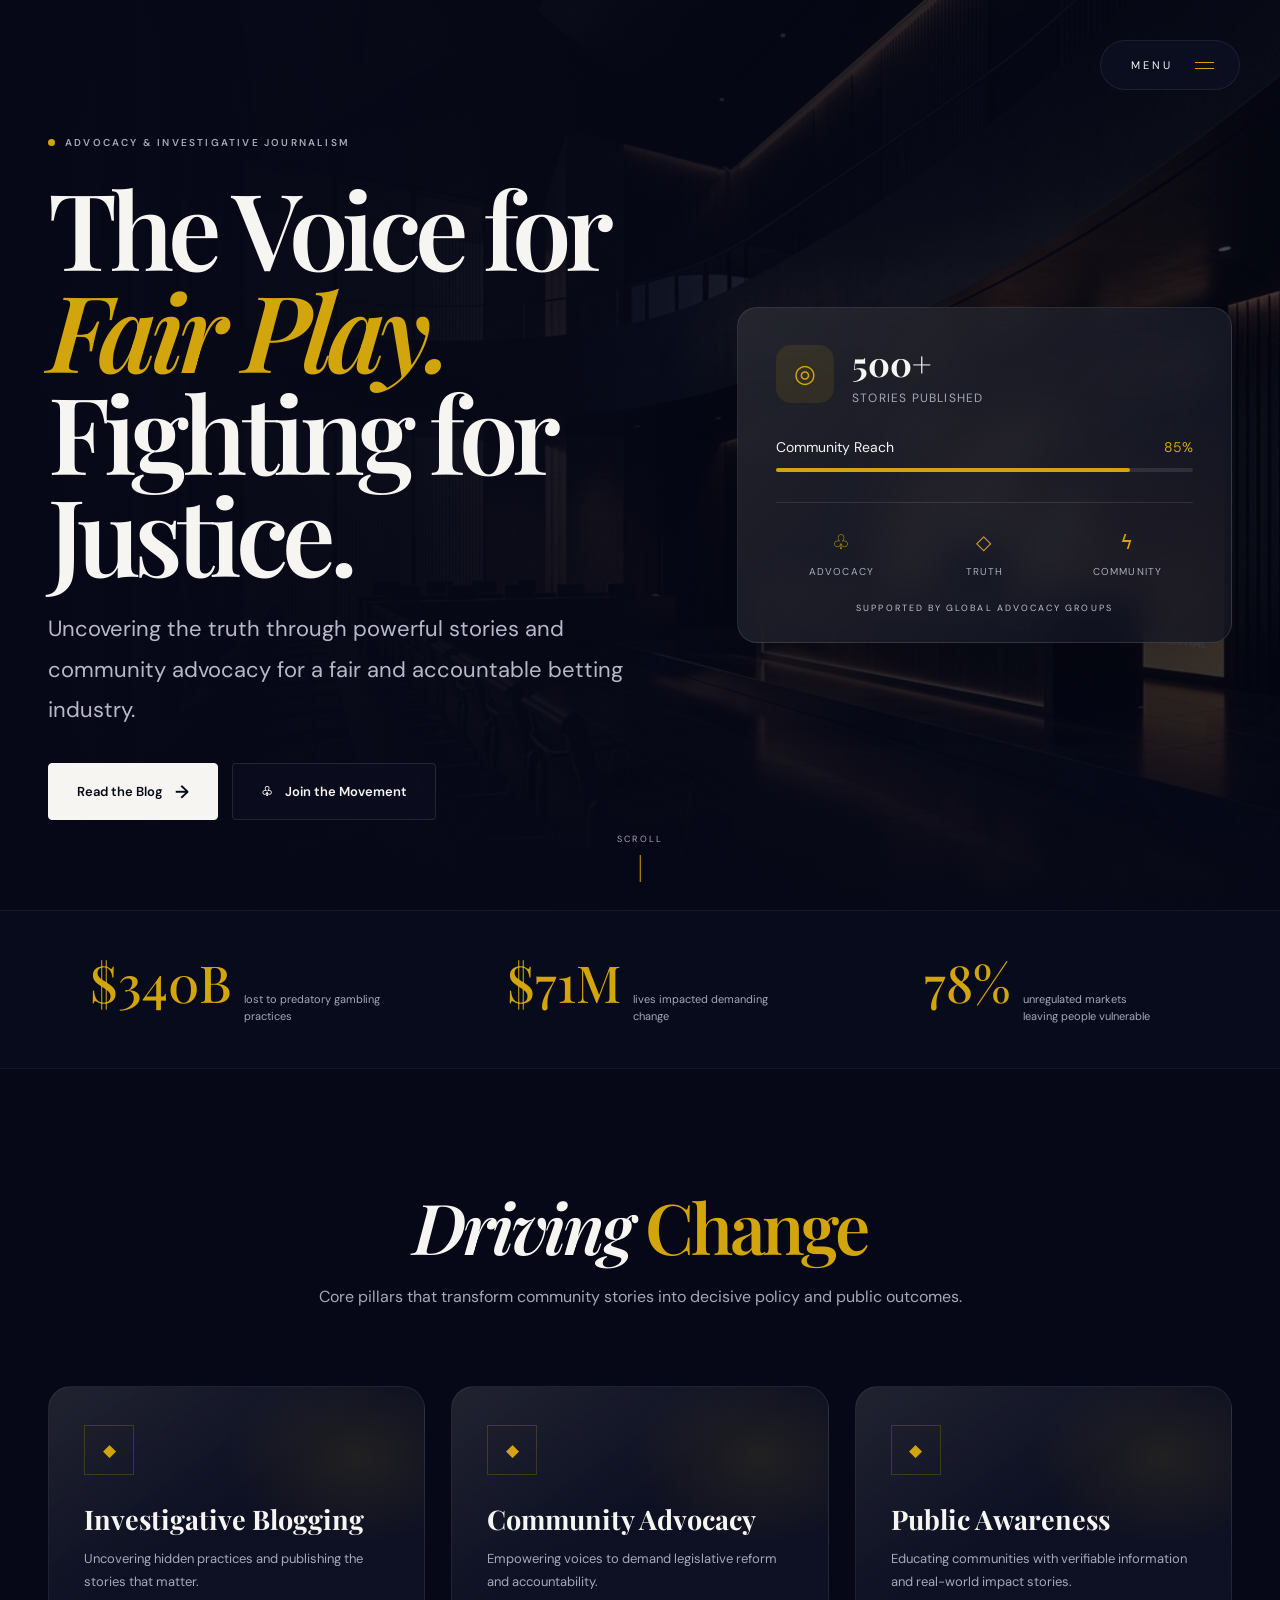
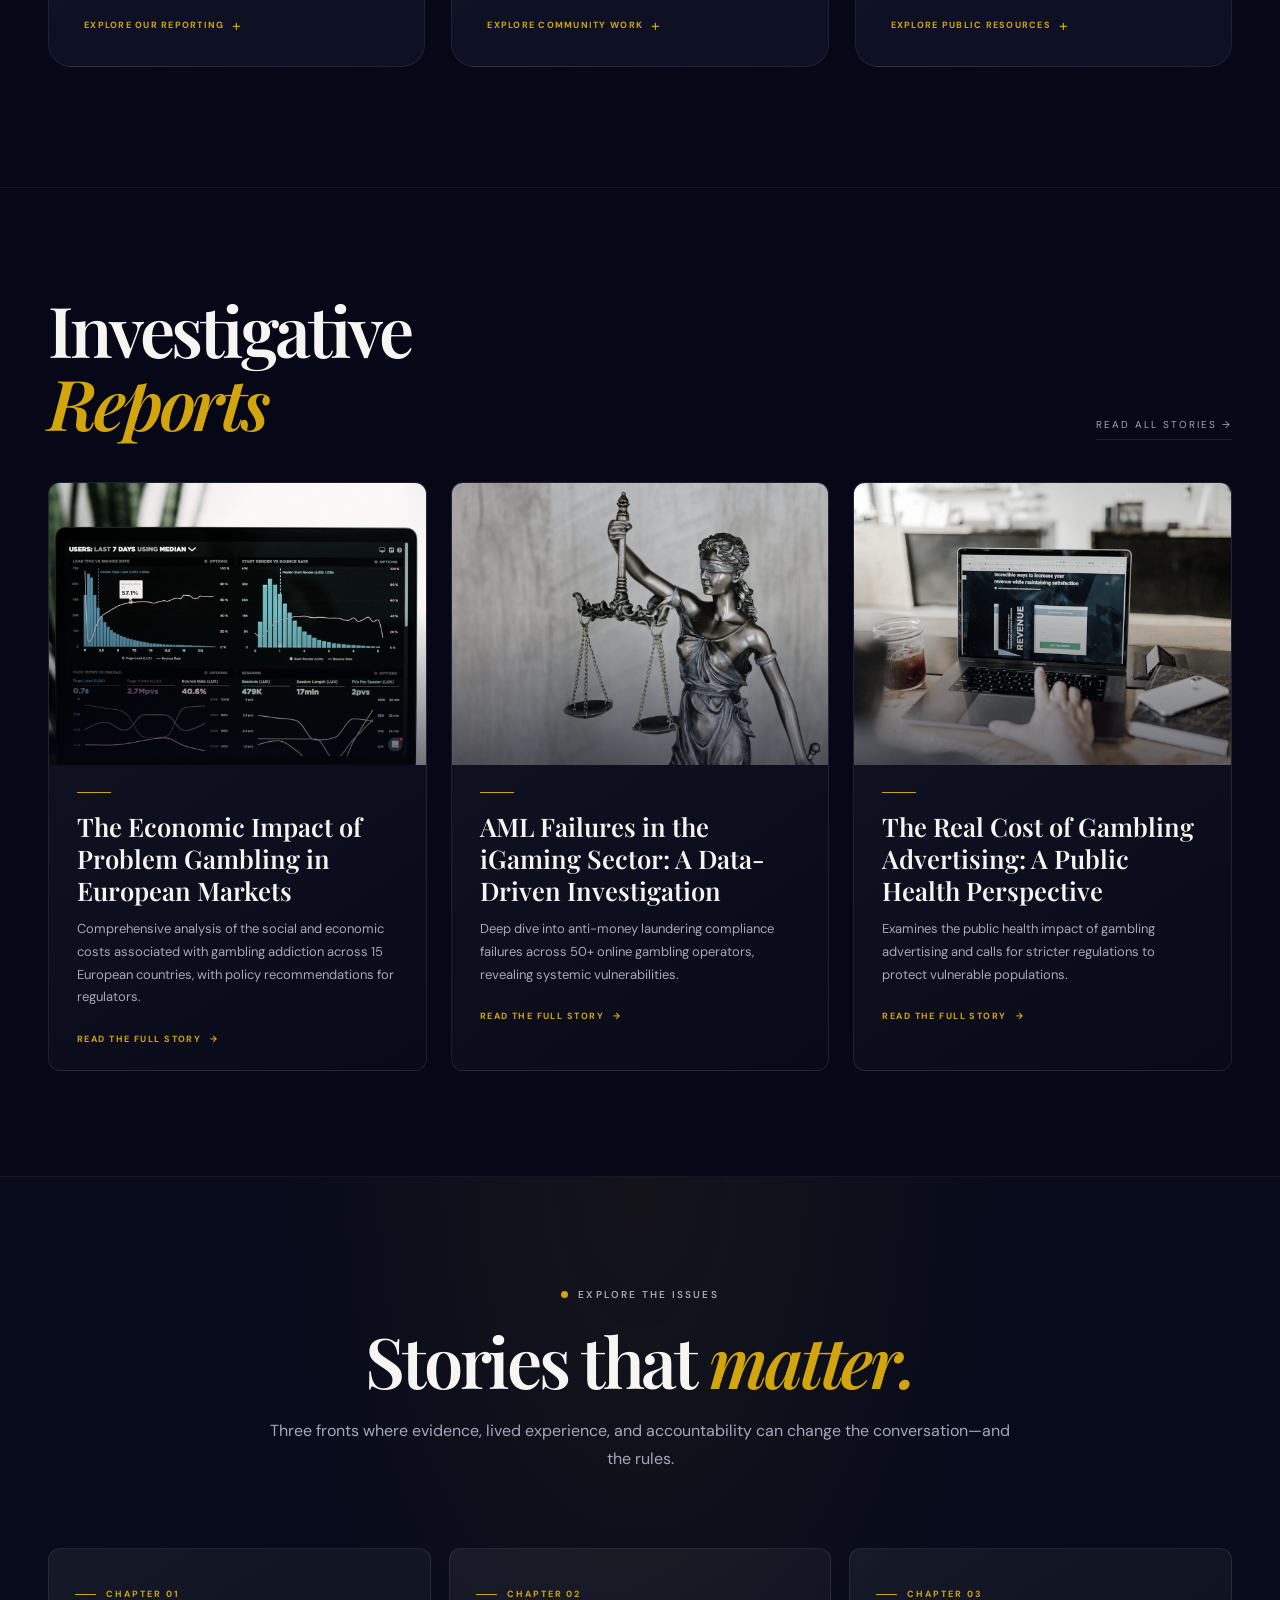
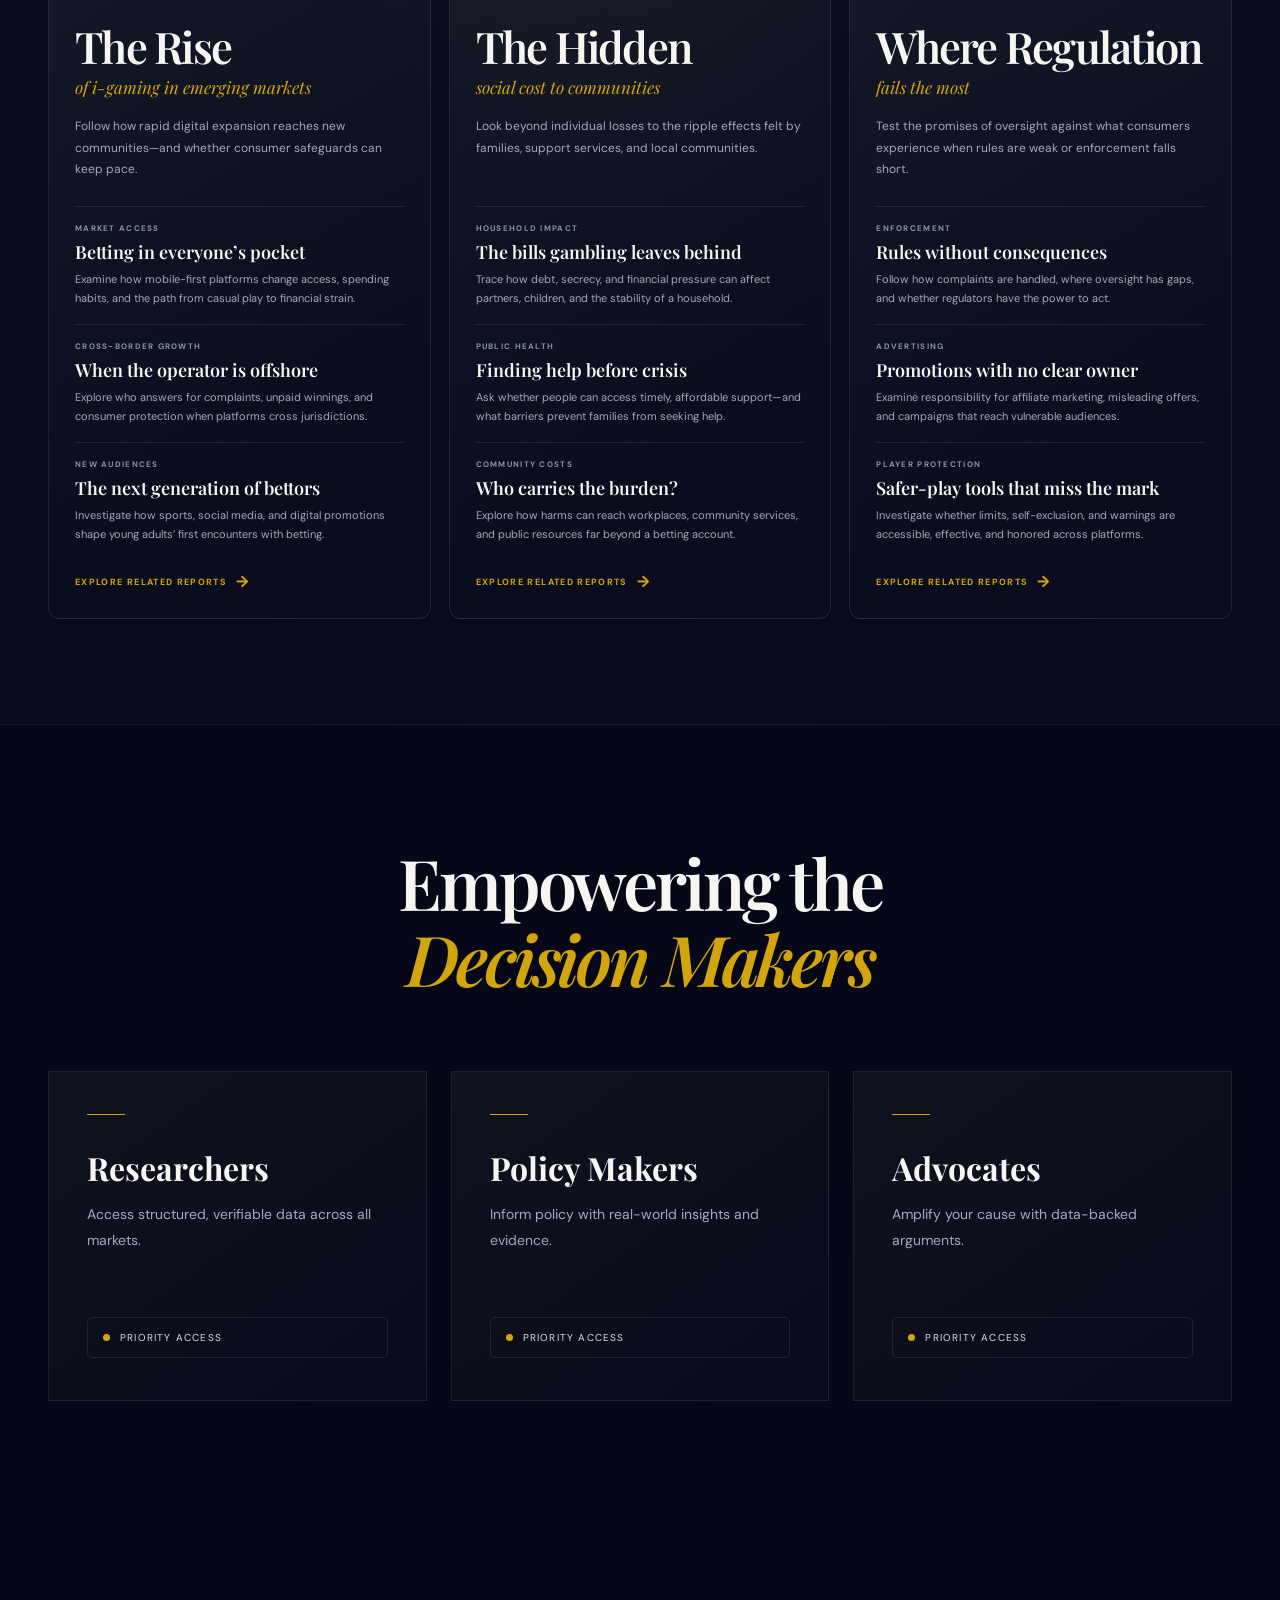
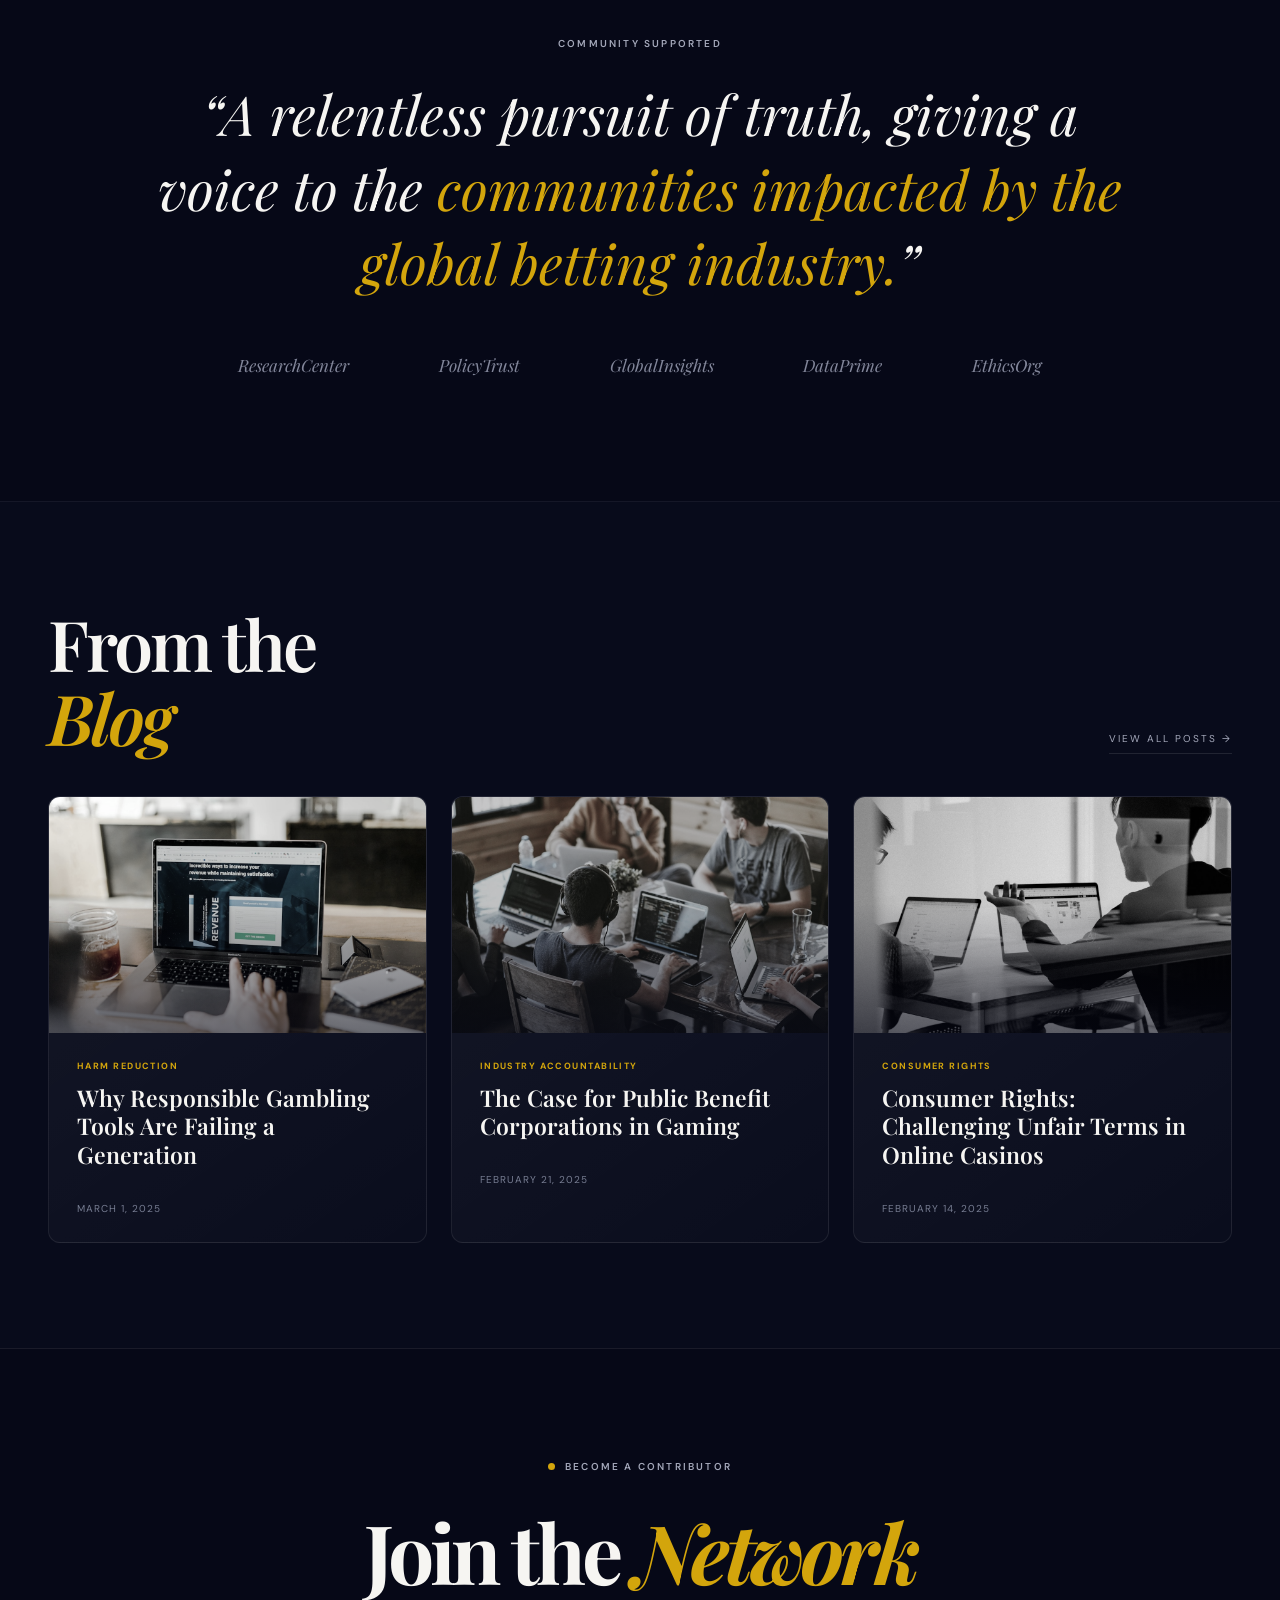
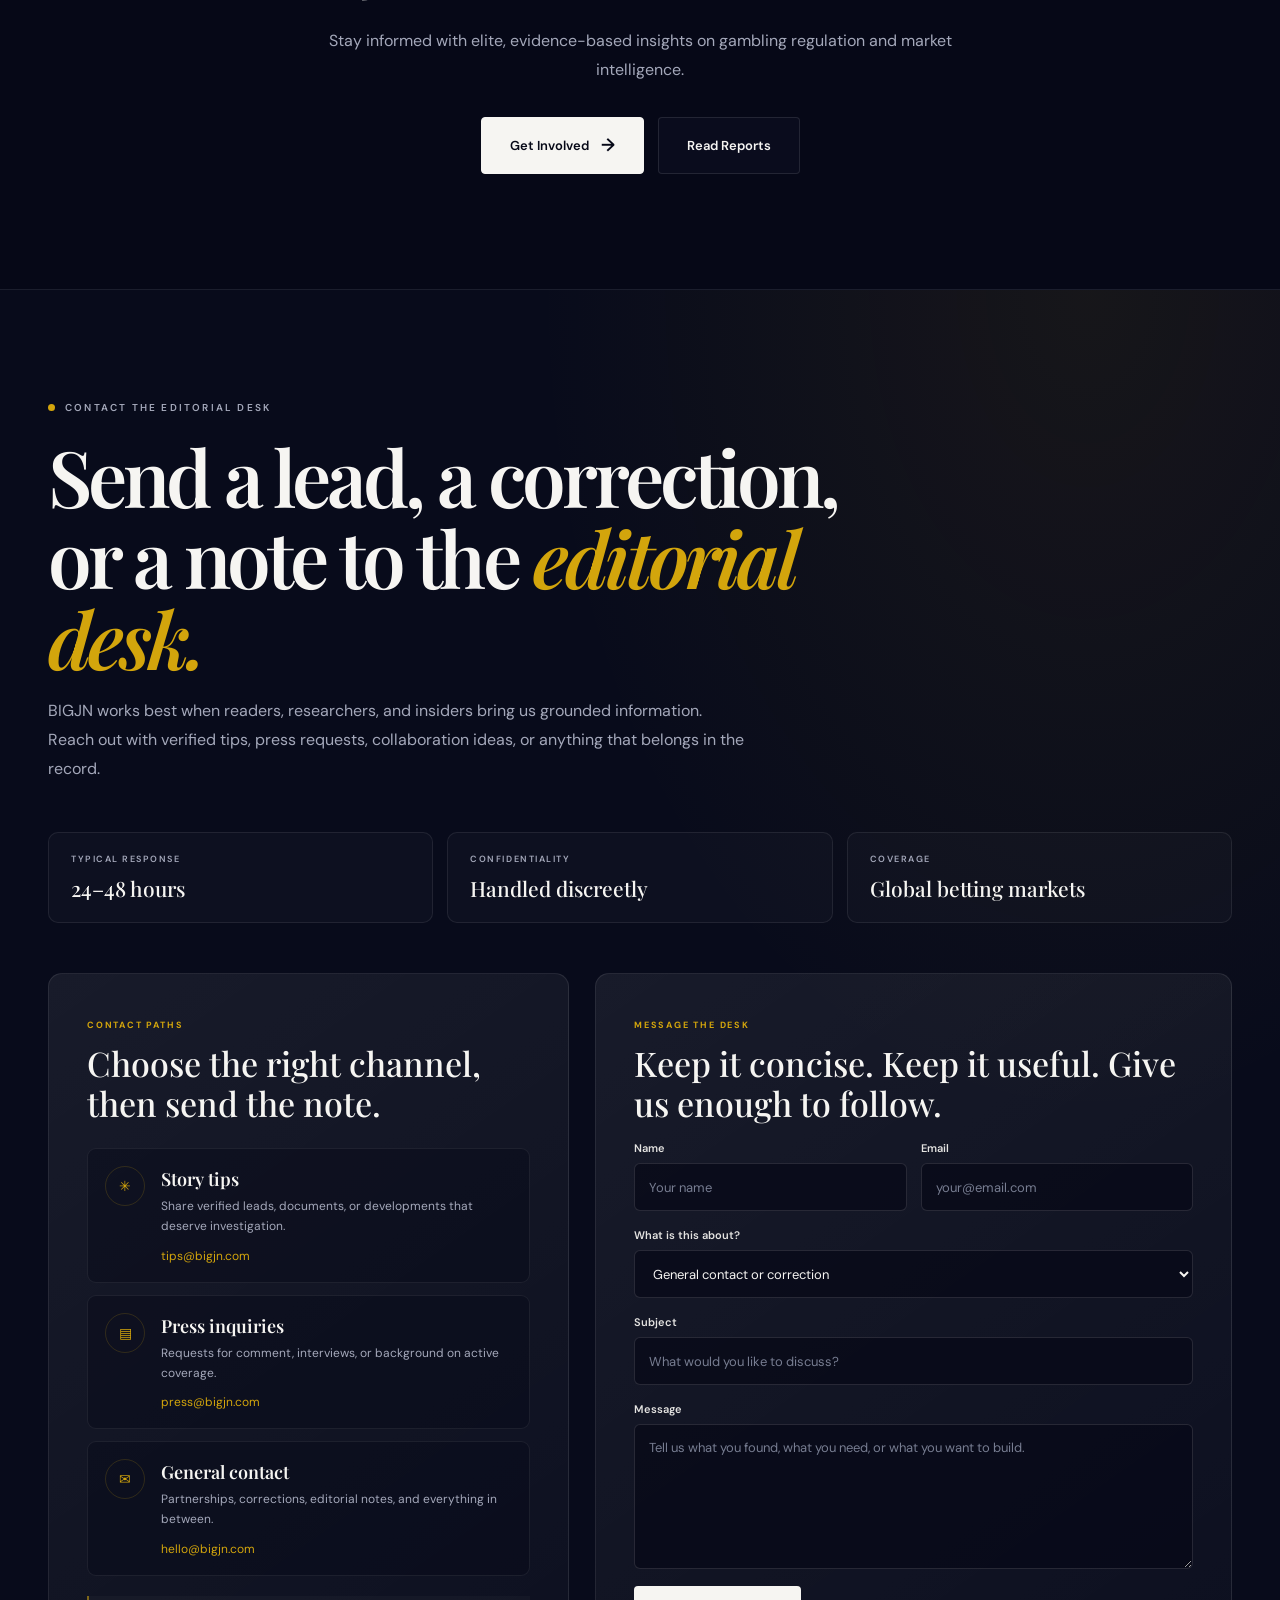
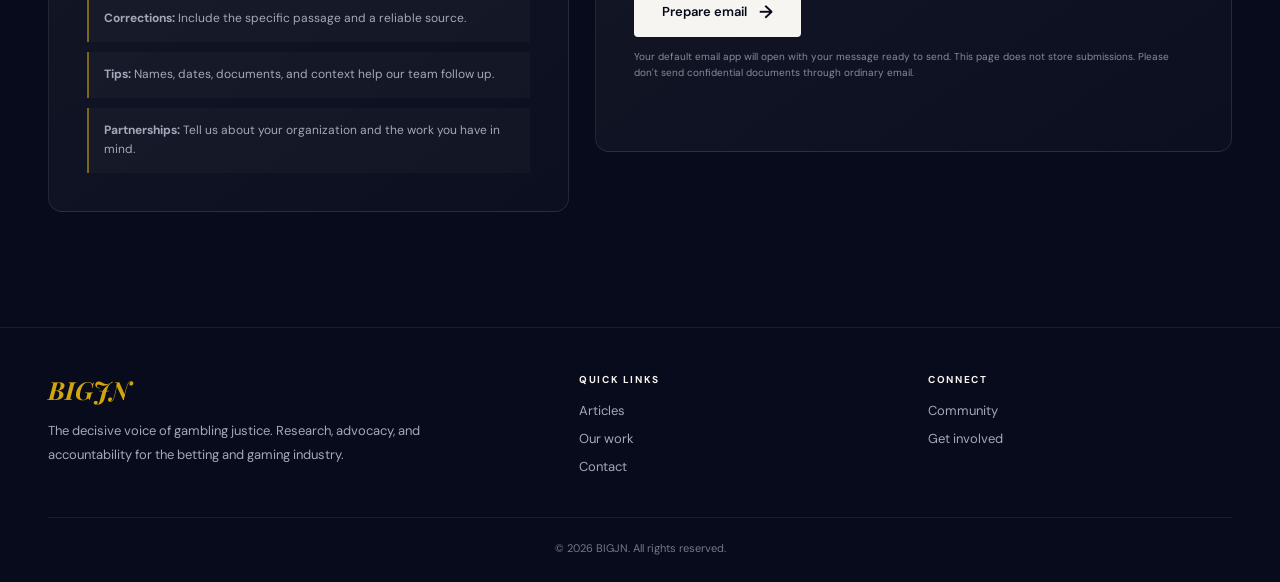
<file: index.html>
<!doctype html>
<html lang="en">
<head>
  <meta charset="utf-8">
  <meta name="viewport" content="width=device-width, initial-scale=1">
  <meta name="theme-color" content="#060817">
  <meta name="description" content="Uncovering the truth through powerful stories and community advocacy for a fair and accountable betting industry.">
  <title>BIGJN — The Voice for Fair Play</title>
  <link rel="preconnect" href="https://fonts.googleapis.com">
  <link rel="preconnect" href="https://fonts.gstatic.com" crossorigin>
  <link href="https://fonts.googleapis.com/css2?family=DM+Sans:wght@400;500;600;700&family=Playfair+Display:ital,wght@0,500;0,600;0,700;1,500;1,600&display=swap" rel="stylesheet">
  <style>
    :root {
      color-scheme: dark;
      --ink: #060817;
      --ink-soft: #0c1022;
      --paper: #f6f5f2;
      --muted: #a4a8ba;
      --gold: #d3a50c;
      --line: rgba(255,255,255,.1);
      --serif: "Playfair Display", Georgia, serif;
      --sans: "DM Sans", Arial, sans-serif;
    }

    * { box-sizing: border-box; }
    html { scroll-behavior: smooth; scroll-padding-top: 40px; }
    body {
      margin: 0;
      background: var(--ink);
      color: var(--paper);
      font-family: var(--sans);
      -webkit-font-smoothing: antialiased;
    }
    body.menu-open { overflow: hidden; }
    a { color: inherit; text-decoration: none; }
    button { font: inherit; }
    .wrap { width: min(1240px, calc(100% - 96px)); margin-inline: auto; }
    .eyebrow {
      display: inline-flex;
      align-items: center;
      gap: 10px;
      color: var(--muted);
      font-size: 10px;
      font-weight: 600;
      letter-spacing: .22em;
      text-transform: uppercase;
    }
    .eyebrow::before { width: 7px; height: 7px; border-radius: 50%; background: var(--gold); content: ""; }
    .skip-link { position: absolute; z-index: 30; top: 10px; left: 10px; padding: 12px; transform: translateY(-160%); background: #fff; color: var(--ink); }
    .skip-link:focus { transform: translateY(0); }

    .menu-button {
      position: fixed;
      z-index: 20;
      top: 40px;
      right: max(40px, calc((100vw - 1240px) / 2));
      display: flex;
      align-items: center;
      gap: 22px;
      padding: 17px 25px 17px 30px;
      color: var(--paper);
      border: 1px solid rgba(255,255,255,.08);
      border-radius: 100px;
      background: rgba(14,17,36,.72);
      backdrop-filter: blur(16px);
      cursor: pointer;
      font-size: 11px;
      letter-spacing: .28em;
      transition: border-color .25s, background .25s;
    }
    .menu-button:hover { border-color: rgba(211,165,12,.55); background: rgba(14,17,36,.95); }
    .menu-icon { display: grid; gap: 5px; }
    .menu-icon span { width: 19px; height: 1px; background: var(--gold); transition: transform .25s; }
    .menu-button[aria-expanded="true"] .menu-icon span:first-child { transform: translateY(3px) rotate(45deg); }
    .menu-button[aria-expanded="true"] .menu-icon span:last-child { transform: translateY(-3px) rotate(-45deg); }
    .menu-panel {
      position: fixed;
      z-index: 19;
      inset: 0;
      display: grid;
      align-content: center;
      justify-items: end;
      padding: 100px max(56px, calc((100vw - 1240px) / 2));
      background: rgba(5,7,19,.97);
      opacity: 0;
      visibility: hidden;
      transition: opacity .3s, visibility .3s;
    }
    .menu-panel.open { opacity: 1; visibility: visible; }
    .menu-panel nav { display: grid; gap: 12px; }
    .menu-panel a {
      font-family: var(--serif);
      font-size: clamp(38px, 6vw, 72px);
      font-weight: 600;
      transition: color .2s, transform .2s;
    }
    .menu-panel a:hover { color: var(--gold); transform: translateX(8px); }
    .menu-note { margin-top: 45px; color: var(--muted); font-size: 10px; letter-spacing: .18em; text-transform: uppercase; }

    .hero {
      position: relative;
      display: flex;
      min-height: 820px;
      min-height: min(960px, 100svh);
      align-items: center;
      overflow: hidden;
      isolation: isolate;
      padding: 130px 0 90px;
    }
    .hero::before {
      position: absolute;
      z-index: -2;
      inset: 0;
      background: url("hero-bg.jpg") center 48% / cover no-repeat;
      content: "";
      opacity: .43;
    }
    .hero::after {
      position: absolute;
      z-index: -1;
      inset: 0;
      background:
        linear-gradient(90deg, #060817 0%, rgba(6,8,23,.95) 31%, rgba(6,8,23,.49) 71%, rgba(6,8,23,.27) 100%),
        linear-gradient(0deg, #060817 0%, transparent 35%, rgba(6,8,23,.15) 100%);
      content: "";
    }
    .hero-grid { display: grid; grid-template-columns: 1fr .88fr; align-items: center; gap: 5vw; }
    .hero-copy { position: relative; z-index: 1; max-width: 700px; }
    .hero-copy .eyebrow { margin-bottom: 27px; }
    h1, h2, h3, p { margin-top: 0; }
    h1 {
      margin-bottom: 25px;
      font-family: var(--serif);
      font-size: clamp(68px, 8.3vw, 114px);
      font-weight: 600;
      letter-spacing: -.055em;
      line-height: .96;
    }
    .gold { color: var(--gold); }
    .italic { font-style: italic; }
    .hero-copy > p { max-width: 590px; margin-bottom: 32px; color: #b6b9c9; font-size: clamp(17px, 1.8vw, 22px); line-height: 1.85; }
    .actions { display: flex; flex-wrap: wrap; gap: 14px; }
    .button {
      display: inline-flex;
      min-height: 57px;
      align-items: center;
      justify-content: center;
      gap: 12px;
      padding: 0 28px;
      border: 1px solid var(--line);
      border-radius: 4px;
      background: rgba(14,17,36,.58);
      color: var(--paper);
      font-size: 13px;
      font-weight: 600;
      transition: transform .2s, background .2s, border-color .2s;
    }
    .button:hover { transform: translateY(-2px); border-color: rgba(211,165,12,.65); }
    .button-primary { background: var(--paper); color: var(--ink); border-color: var(--paper); }
    .button-primary:hover { background: var(--gold); border-color: var(--gold); }
    .arrow { font-size: 18px; line-height: 1; }

    .impact-card {
      width: min(100%, 495px);
      justify-self: end;
      padding: 32px 38px 28px;
      border: 1px solid rgba(255,255,255,.1);
      border-radius: 20px;
      background: linear-gradient(135deg, rgba(42,43,50,.78), rgba(15,18,34,.72));
      box-shadow: 0 22px 80px rgba(0,0,0,.24);
      backdrop-filter: blur(18px);
    }
    .impact-top { display: flex; align-items: center; gap: 18px; }
    .target-icon {
      display: grid;
      width: 58px;
      height: 58px;
      place-items: center;
      border-radius: 15px;
      background: rgba(211,165,12,.11);
      color: var(--gold);
      font-size: 25px;
    }
    .impact-top strong { display: block; font-family: var(--serif); font-size: 34px; }
    .impact-top span { color: var(--muted); font-size: 12px; letter-spacing: .1em; }
    .reach { margin-top: 31px; }
    .reach-heading { display: flex; justify-content: space-between; font-size: 14px; }
    .reach-heading span:last-child { color: var(--gold); }
    .meter { height: 4px; margin-top: 12px; border-radius: 5px; background: rgba(255,255,255,.1); }
    .meter span { display: block; width: 85%; height: 100%; border-radius: inherit; background: var(--gold); }
    .values { display: grid; grid-template-columns: repeat(3, 1fr); gap: 12px; margin-top: 30px; padding-top: 26px; border-top: 1px solid var(--line); }
    .value { display: grid; justify-items: center; gap: 10px; color: #a9adbd; font-size: 10px; letter-spacing: .12em; text-align: center; }
    .value b { color: var(--gold); font-size: 20px; font-weight: 400; }
    .support-note { margin: 24px 0 0; color: #c0c2ce; font-size: 9px; letter-spacing: .23em; text-align: center; }
    .scroll-cue { position: absolute; bottom: 28px; left: 50%; color: var(--muted); font-size: 9px; letter-spacing: .25em; text-transform: uppercase; transform: translateX(-50%); }
    .scroll-cue::after { display: block; width: 1px; height: 27px; margin: 10px auto 0; background: var(--gold); content: ""; }

    .stats { padding: 37px 0 44px; border-top: 1px solid rgba(255,255,255,.05); border-bottom: 1px solid rgba(255,255,255,.05); background: #080b1b; }
    .stats-grid { display: grid; grid-template-columns: repeat(3, 1fr); gap: 25px; }
    .stat { display: flex; align-items: baseline; justify-content: center; gap: 12px; }
    .stat strong { color: var(--gold); font-family: var(--serif); font-size: clamp(32px, 4vw, 51px); font-weight: 500; }
    .stat span { max-width: 140px; color: var(--muted); font-size: 11px; line-height: 1.5; }

    section.content-section { padding: 120px 0; }
    .section-heading { max-width: 760px; margin: 0 auto 75px; text-align: center; }
    .section-heading h2 {
      margin-bottom: 18px;
      font-family: var(--serif);
      font-size: clamp(44px, 6vw, 70px);
      font-weight: 600;
      letter-spacing: -.045em;
      line-height: 1.08;
    }
    .section-heading p { margin-bottom: 0; color: var(--muted); font-size: 16px; line-height: 1.75; }
    .pillars { display: grid; grid-template-columns: repeat(3, 1fr); gap: 26px; }
    .pillar {
      min-height: 270px;
      border: 1px solid rgba(255,255,255,.07);
      border-radius: 23px;
      background: radial-gradient(ellipse at 82% 25%, rgba(211,165,12,.1), transparent 30%), linear-gradient(145deg, rgba(255,255,255,.11), rgba(18,22,42,.65) 45%);
      transition: border-color .3s, background .3s;
    }
    .pillar:hover, .pillar[open] { border-color: rgba(211,165,12,.38); }
    .pillar-toggle { display: block; min-height: 270px; padding: 38px 35px 30px; cursor: pointer; list-style: none; }
    .pillar-toggle::-webkit-details-marker { display: none; }
    .pillar-toggle:focus-visible { outline: 2px solid var(--gold); outline-offset: -5px; border-radius: inherit; }
    .pillar-icon { display: grid; width: 50px; height: 50px; margin-bottom: 28px; place-items: center; border: 1px solid rgba(211,165,12,.22); color: var(--gold); font-size: 17px; transition: background .25s, transform .35s; }
    .pillar[open] .pillar-icon { transform: rotate(45deg); background: rgba(211,165,12,.1); }
    .pillar h3 { margin-bottom: 12px; font-family: var(--serif); font-size: 27px; line-height: 1.2; }
    .pillar-summary { margin: 0; color: var(--muted); font-size: 13px; line-height: 1.8; }
    .pillar-more { display: inline-flex; align-items: center; gap: 8px; margin-top: 21px; color: var(--gold); font-size: 9px; font-weight: 700; letter-spacing: .14em; text-transform: uppercase; }
    .pillar-more::after { content: "+"; font-size: 16px; font-weight: 400; transition: transform .25s; }
    .pillar[open] .pillar-more::after { transform: rotate(45deg); }
    .pillar-details { padding: 0 35px 30px; animation: pillar-reveal .25s ease-out; }
    .pillar-details p { margin: 0 0 14px; color: #c1c4d0; font-size: 13px; line-height: 1.8; }
    .pillar-details h4 { margin: 19px 0 9px; color: var(--paper); font-family: var(--serif); font-size: 18px; }
    .pillar-details ul { display: grid; gap: 9px; margin: 0; padding: 0; list-style: none; }
    .pillar-details li { position: relative; padding-left: 16px; color: var(--muted); font-size: 12px; line-height: 1.65; }
    .pillar-details li::before { position: absolute; top: .65em; left: 0; width: 6px; height: 1px; background: var(--gold); content: ""; }
    .pillar-link { display: inline-flex; margin-top: 19px; color: var(--gold); font-size: 10px; font-weight: 700; letter-spacing: .12em; text-transform: uppercase; }
    .pillar-link:hover { text-decoration: underline; }
    @keyframes pillar-reveal { from { opacity: 0; transform: translateY(-5px); } to { opacity: 1; transform: translateY(0); } }

    .image-section { padding: 105px 0; border-top: 1px solid rgba(255,255,255,.05); }
    .image-section.alt { background: #080b1b; }
    .image-section-heading { display: flex; align-items: end; justify-content: space-between; gap: 24px; margin-bottom: 42px; }
    .image-section-heading h2 { margin: 0; font-family: var(--serif); font-size: clamp(42px, 6vw, 70px); font-weight: 600; letter-spacing: -.045em; line-height: 1.05; }
    .section-link { padding-bottom: 8px; border-bottom: 1px solid var(--line); color: var(--muted); font-size: 10px; letter-spacing: .2em; text-transform: uppercase; white-space: nowrap; transition: color .2s, border-color .2s; }
    .section-link:hover { border-color: var(--gold); color: var(--gold); }
    .image-grid { display: grid; grid-template-columns: repeat(3, minmax(0, 1fr)); gap: 24px; }
    .image-card { display: flex; min-width: 0; flex-direction: column; overflow: hidden; border: 1px solid rgba(255,255,255,.08); border-radius: 12px; background: linear-gradient(145deg, rgba(255,255,255,.055), rgba(255,255,255,.012)); transition: transform .3s, border-color .3s; }
    .image-card:hover { transform: translateY(-5px); border-color: rgba(211,165,12,.35); }
    .image-card-photo { position: relative; overflow: hidden; aspect-ratio: 4 / 3; background: var(--ink-soft); }
    .blog-grid .image-card-photo { aspect-ratio: 16 / 10; }
    .image-card-photo img { display: block; width: 100%; height: 100%; object-fit: cover; filter: grayscale(65%); transition: transform .65s, filter .4s; }
    .image-card:hover .image-card-photo img { transform: scale(1.06); filter: grayscale(0); }
    .image-card-photo::after { position: absolute; inset: 45% 0 0; background: linear-gradient(transparent, rgba(6,8,23,.55)); content: ""; pointer-events: none; }
    .image-card-copy { display: flex; flex: 1; flex-direction: column; align-items: start; padding: 27px 28px 25px; }
    .image-card-rule { width: 34px; height: 1px; margin-bottom: 17px; background: var(--gold); transition: width .4s; }
    .image-card:hover .image-card-rule { width: 100%; }
    .image-card h3 { margin: 0 0 12px; font-family: var(--serif); font-size: clamp(21px, 2vw, 27px); font-weight: 600; line-height: 1.25; transition: color .2s; }
    .image-card:hover h3 { color: var(--gold); }
    .image-card p { margin: 0; color: var(--muted); font-size: 13px; line-height: 1.75; }
    .image-card-cta { display: inline-flex; align-items: center; gap: 9px; margin-top: 24px; color: var(--gold); font-size: 9px; font-weight: 700; letter-spacing: .16em; text-transform: uppercase; }
    .blog-category { margin-bottom: 12px; color: var(--gold); font-size: 9px; font-weight: 700; letter-spacing: .16em; text-transform: uppercase; }
    .blog-card h3 { font-size: 23px; }
    .blog-date { margin-top: 18px !important; color: #777d92 !important; font-size: 10px !important; letter-spacing: .1em; }

    .chapters { padding: 105px 0; overflow: hidden; border-top: 1px solid rgba(255,255,255,.05); border-bottom: 1px solid rgba(255,255,255,.05); background: radial-gradient(ellipse at 50% 0%, rgba(211,165,12,.06), transparent 40%), #080b1b; }
    .chapter-list { display: grid; grid-template-columns: repeat(3, minmax(0, 1fr)); gap: 18px; }
    .chapter {
      min-width: 0;
      padding: 30px 26px 26px;
      border: 1px solid rgba(255,255,255,.09);
      border-radius: 12px;
      background: linear-gradient(150deg, rgba(255,255,255,.055), rgba(255,255,255,.012) 72%);
      transition: transform .25s, border-color .25s, background .25s;
    }
    .chapter:hover { transform: translateY(-4px); border-color: rgba(211,165,12,.35); background: linear-gradient(150deg, rgba(211,165,12,.075), rgba(255,255,255,.015) 72%); }
    .chapter-number { display: inline-flex; align-items: center; gap: 10px; color: var(--gold); font-size: 9px; font-weight: 700; letter-spacing: .22em; }
    .chapter-number::before { width: 21px; height: 1px; background: var(--gold); content: ""; }
    .chapter h3 { margin: 24px 0 5px; font-family: var(--serif); font-size: clamp(34px, 3.4vw, 45px); font-weight: 600; letter-spacing: -.04em; line-height: 1.04; }
    .chapter-subtitle { margin: 0; color: var(--gold); font-family: var(--serif); font-size: 17px; font-style: italic; line-height: 1.45; }
    .chapter-intro { min-height: 67px; margin: 17px 0 23px; color: var(--muted); font-size: 12px; line-height: 1.8; }
    .chapter-stories { display: grid; }
    .chapter-story { padding: 16px 0; border-top: 1px solid rgba(255,255,255,.09); }
    .chapter-story-label { display: block; margin-bottom: 7px; color: #8d92a7; font-size: 8px; font-weight: 700; letter-spacing: .16em; text-transform: uppercase; }
    .chapter-story h4 { margin: 0 0 6px; color: var(--paper); font-family: var(--serif); font-size: 18px; font-weight: 600; line-height: 1.35; }
    .chapter-story p { margin: 0; color: var(--muted); font-size: 11px; line-height: 1.7; }
    .chapter-more { display: inline-flex; align-items: center; gap: 9px; margin-top: 12px; color: var(--gold); font-size: 9px; font-weight: 700; letter-spacing: .15em; text-transform: uppercase; }
    .chapter-more span { font-size: 16px; transition: transform .2s; }
    .chapter-more:hover span { transform: translateX(4px); }

    .audiences { display: grid; grid-template-columns: repeat(3, 1fr); gap: 24px; }
    .audience { display: flex; min-height: 330px; flex-direction: column; padding: 42px 38px; border: 1px solid rgba(255,255,255,.08); background: linear-gradient(145deg, rgba(255,255,255,.04), rgba(255,255,255,.012)); transition: border-color .25s, background .25s; }
    .audience:hover { border-color: rgba(211,165,12,.35); background: rgba(255,255,255,.035); }
    .audience-rule { width: 38px; height: 1px; margin-bottom: 31px; background: var(--gold); }
    .audience h3 { margin-bottom: 13px; font-family: var(--serif); font-size: 32px; }
    .audience p { flex: 1; color: var(--muted); font-size: 14px; line-height: 1.8; }
    .access { display: flex; align-items: center; gap: 10px; padding: 13px 15px; border: 1px solid rgba(255,255,255,.09); border-radius: 5px; color: #dedee4; font-size: 10px; letter-spacing: .12em; text-transform: uppercase; }
    .access::before { width: 7px; height: 7px; border-radius: 50%; background: var(--gold); content: ""; }

    .community { padding: 110px 0 125px; text-align: center; }
    .community .eyebrow::before { display: none; }
    .quote { max-width: 1000px; margin: 24px auto 55px; font-family: var(--serif); font-size: clamp(30px, 4.7vw, 55px); font-style: italic; line-height: 1.35; }
    .partners { display: flex; flex-wrap: wrap; justify-content: center; gap: 30px clamp(35px, 7vw, 100px); color: #82869a; font-family: var(--serif); font-size: 17px; font-style: italic; }
    .join { padding: 105px 0 115px; border-top: 1px solid rgba(255,255,255,.08); text-align: center; }
    .join h2 { margin: 21px 0; font-family: var(--serif); font-size: clamp(47px, 7vw, 82px); letter-spacing: -.05em; }
    .join p { max-width: 650px; margin: 0 auto 32px; color: var(--muted); font-size: 16px; line-height: 1.8; }
    .contact-section { padding: 105px 0 115px; overflow: hidden; border-top: 1px solid rgba(255,255,255,.08); background: radial-gradient(ellipse at 85% 0%, rgba(211,165,12,.075), transparent 36%), #080b1b; }
    .contact-section, .contact-section * { min-width: 0; }
    .contact-heading { max-width: 820px; margin-bottom: 48px; }
    .contact-heading h2 { margin: 20px 0 18px; font-family: var(--serif); font-size: clamp(44px, 7vw, 78px); font-weight: 600; letter-spacing: -.05em; line-height: 1.04; }
    .contact-heading > p { max-width: 700px; margin: 0; color: var(--muted); font-size: 16px; line-height: 1.8; }
    .contact-summary { display: grid; grid-template-columns: repeat(3, minmax(0, 1fr)); gap: 14px; margin-bottom: 50px; }
    .contact-summary-item { padding: 20px 22px; border: 1px solid rgba(255,255,255,.08); border-radius: 10px; background: rgba(255,255,255,.025); }
    .contact-summary-item span { display: block; margin-bottom: 9px; color: var(--muted); font-size: 9px; font-weight: 600; letter-spacing: .17em; text-transform: uppercase; }
    .contact-summary-item strong { font-family: var(--serif); font-size: clamp(16px, 2vw, 21px); font-weight: 500; overflow-wrap: anywhere; }
    .contact-layout { display: grid; grid-template-columns: minmax(0, .9fr) minmax(0, 1.1fr); align-items: start; gap: 26px; }
    .contact-paths, .contact-form { padding: clamp(23px, 4vw, 38px); border: 1px solid rgba(255,255,255,.09); border-radius: 14px; background: linear-gradient(145deg, rgba(255,255,255,.065), rgba(255,255,255,.018)); }
    .contact-panel-heading { margin-bottom: 24px; }
    .contact-panel-heading span { color: var(--gold); font-size: 9px; font-weight: 700; letter-spacing: .2em; text-transform: uppercase; }
    .contact-panel-heading h3 { margin: 10px 0 0; font-family: var(--serif); font-size: clamp(25px, 3vw, 34px); font-weight: 500; line-height: 1.2; }
    .contact-path-list { display: grid; gap: 12px; }
    .contact-path { display: grid; grid-template-columns: 42px minmax(0, 1fr); align-items: start; gap: 14px; padding: 17px; border: 1px solid rgba(255,255,255,.07); border-radius: 9px; background: rgba(6,8,23,.4); }
    .contact-path-icon { display: grid; width: 40px; height: 40px; place-items: center; border: 1px solid rgba(211,165,12,.18); border-radius: 50%; color: var(--gold); font-size: 14px; }
    .contact-path h4 { margin: 1px 0 6px; font-family: var(--serif); font-size: 18px; font-weight: 600; }
    .contact-path p { margin: 0 0 7px; color: var(--muted); font-size: 12px; line-height: 1.65; }
    .contact-path a { color: var(--gold); font-size: 12px; overflow-wrap: anywhere; }
    .contact-path a:hover { text-decoration: underline; }
    .contact-guidance { display: grid; gap: 10px; margin-top: 20px; }
    .contact-guidance p { margin: 0; padding: 13px 15px; border-left: 2px solid rgba(211,165,12,.55); background: rgba(255,255,255,.025); color: var(--muted); font-size: 12px; line-height: 1.65; }
    .contact-form { display: grid; gap: 17px; }
    .contact-form .contact-panel-heading { margin-bottom: 0; }
    .contact-fields-row { display: grid; grid-template-columns: repeat(2, minmax(0, 1fr)); gap: 14px; }
    .contact-field { display: grid; gap: 8px; }
    .contact-field label { color: #e4e3e1; font-size: 11px; font-weight: 600; }
    .contact-field input, .contact-field select, .contact-field textarea {
      display: block;
      width: 100%;
      max-width: 100%;
      min-height: 48px;
      padding: 12px 14px;
      border: 1px solid rgba(255,255,255,.12);
      border-radius: 6px;
      outline: none;
      background: rgba(6,8,23,.68);
      color: var(--paper);
      font: 13px var(--sans);
    }
    .contact-field textarea { min-height: 145px; resize: vertical; line-height: 1.65; }
    .contact-field input::placeholder, .contact-field textarea::placeholder { color: #777d91; }
    .contact-field input:focus, .contact-field select:focus, .contact-field textarea:focus { border-color: var(--gold); box-shadow: 0 0 0 3px rgba(211,165,12,.12); }
    .contact-submit { justify-self: start; min-height: 51px; border: 0; cursor: pointer; }
    .contact-form-note { margin: -5px 0 0; color: #858b9f; font-size: 10px; line-height: 1.6; }
    .contact-status { min-height: 1.2em; margin: 0; color: var(--gold); font-size: 12px; }
    footer { padding: 45px 0 27px; border-top: 1px solid rgba(255,255,255,.08); background: #080b1b; }
    .footer-grid { display: grid; grid-template-columns: 1.6fr 1fr 1fr; gap: 45px; padding-bottom: 42px; }
    .brand { margin: 0 0 13px; color: var(--gold); font-family: var(--serif); font-size: 25px; font-style: italic; }
    .footer-blurb { max-width: 400px; margin: 0; color: var(--muted); font-size: 13px; line-height: 1.8; }
    .footer-title { margin-bottom: 16px; color: var(--paper); font-size: 10px; letter-spacing: .16em; text-transform: uppercase; }
    .footer-links { display: grid; gap: 11px; color: var(--muted); font-size: 13px; }
    .footer-links a:hover { color: var(--gold); }
    .copyright { padding-top: 23px; border-top: 1px solid rgba(255,255,255,.08); color: #73788e; font-size: 11px; text-align: center; }

    @media (max-width: 900px) {
      .hero { min-height: 900px; }
      .hero-grid { grid-template-columns: 1fr; gap: 45px; }
      .impact-card { justify-self: start; width: min(100%, 520px); }
      .hero::after { background: linear-gradient(90deg, rgba(6,8,23,.96), rgba(6,8,23,.68)), linear-gradient(0deg, #060817, transparent 80%); }
      .pillars { grid-template-columns: minmax(0, 1fr); gap: 16px; }
      .audiences { gap: 16px; }
      .pillar, .audience { padding: 32px 27px; }
      .pillar h3, .audience h3 { font-size: 26px; }
      .image-grid { gap: 15px; }
      .image-card-copy { padding: 22px 20px; }
      .contact-layout { grid-template-columns: minmax(0, 1fr); gap: 18px; }
      .chapter-list { grid-template-columns: minmax(0, 1fr); gap: 14px; }
      .chapter-intro { min-height: 0; }
    }
    @media (max-width: 640px) {
      .wrap { width: calc(100% - 40px); }
      .menu-button { top: 18px; right: 20px; padding: 13px 17px 13px 20px; }
      .hero { min-height: auto; padding: 145px 0 82px; }
      .hero-grid { gap: 40px; }
      .hero-copy .eyebrow { font-size: 9px; letter-spacing: .16em; }
      h1 { font-size: clamp(57px, 16vw, 82px); }
      .hero-copy > p { font-size: 16px; line-height: 1.75; }
      .button { min-height: 53px; padding-inline: 19px; font-size: 12px; }
      .impact-card { padding: 25px 22px 23px; border-radius: 16px; }
      .target-icon { width: 49px; height: 49px; }
      .impact-top strong { font-size: 30px; }
      .support-note { font-size: 8px; letter-spacing: .15em; }
      .scroll-cue { display: none; }
      .stats { padding: 28px 0; }
      .stats-grid { grid-template-columns: 1fr; gap: 17px; }
      .stat { justify-content: flex-start; }
      .stat strong { width: 100px; font-size: 38px; text-align: right; }
      section.content-section { padding: 82px 0; }
      .section-heading { margin-bottom: 43px; }
      .section-heading h2 { font-size: 46px; }
      .section-heading p { font-size: 14px; }
      .pillars, .audiences { grid-template-columns: 1fr; gap: 14px; }
      .pillar { min-height: 0; }
      .pillar-toggle { min-height: 0; padding: 28px 25px 24px; }
      .pillar-icon { margin-bottom: 22px; }
      .pillar-details { padding: 0 25px 25px; }
      .image-section { padding: 82px 0; }
      .image-section-heading { align-items: start; flex-direction: column; margin-bottom: 32px; }
      .image-grid { grid-template-columns: 1fr; gap: 18px; }
      .image-card-copy { padding: 25px 24px; }
      .chapter { padding: 25px 22px; }
      .chapter h3 { margin-top: 19px; font-size: 39px; }
      .audience { min-height: 270px; }
      .community { padding: 82px 0; }
      .quote { margin: 22px auto 40px; }
      .partners { gap: 24px 30px; font-size: 15px; }
      .join { padding: 80px 0; }
      .join p { font-size: 14px; }
      .contact-section { padding: 78px 0 84px; }
      .contact-heading { margin-bottom: 32px; }
      .contact-heading h2 { font-size: clamp(41px, 12vw, 57px); }
      .contact-heading > p { font-size: 14px; }
      .contact-summary { grid-template-columns: minmax(0, 1fr); gap: 9px; margin-bottom: 28px; }
      .contact-summary-item { padding: 15px 17px; }
      .contact-summary-item strong { font-size: 18px; }
      .contact-paths, .contact-form { padding: 21px 17px; }
      .contact-fields-row { grid-template-columns: minmax(0, 1fr); }
      .contact-submit { width: 100%; }
      .footer-grid { grid-template-columns: 1fr 1fr; gap: 30px 20px; }
      .footer-about { grid-column: 1 / -1; }
      .menu-panel { justify-items: start; padding: 100px 28px; }
    }
    @media (prefers-reduced-motion: reduce) {
      *, *::before, *::after { scroll-behavior: auto !important; transition-duration: .01ms !important; animation-duration: .01ms !important; }
    }
  </style>
</head>
<body>
  <a class="skip-link" href="#main">Skip to content</a>
  <button class="menu-button" type="button" aria-expanded="false" aria-controls="menu-panel">
    <span>MENU</span><span class="menu-icon" aria-hidden="true"><span></span><span></span></span>
  </button>
  <div class="menu-panel" id="menu-panel" aria-hidden="true">
    <div>
      <nav aria-label="Main navigation">
        <a href="#home">HOME</a>
        <a href="research.html">RESEARCH</a>
        <a href="our-work.html">OUR WORK</a>
        <a href="community.html">COMMUNITY</a>
        <a href="contact.html">CONTACT</a>
      </nav>
      <p class="menu-note">The voice for fair play</p>
    </div>
  </div>

  <main id="main">
    <section class="hero" id="home">
      <div class="wrap hero-grid">
        <div class="hero-copy">
          <span class="eyebrow">Advocacy &amp; Investigative Journalism</span>
          <h1>The Voice for<br><span class="gold italic">Fair Play.</span><br>Fighting for<br>Justice.</h1>
          <p>Uncovering the truth through powerful stories and community advocacy for a fair and accountable betting industry.</p>
          <div class="actions">
            <a class="button button-primary" href="research.html">Read the Blog <span class="arrow" aria-hidden="true">→</span></a>
            <a class="button" href="community.html"><span aria-hidden="true">♧</span> Join the Movement</a>
          </div>
        </div>
        <aside class="impact-card" aria-label="BIGJN impact">
          <div class="impact-top">
            <div class="target-icon" aria-hidden="true">◎</div>
            <div><strong>500+</strong><span>STORIES PUBLISHED</span></div>
          </div>
          <div class="reach">
            <div class="reach-heading"><span>Community Reach</span><span>85%</span></div>
            <div class="meter" aria-label="Community reach: 85%"><span></span></div>
          </div>
          <div class="values">
            <div class="value"><b aria-hidden="true">♧</b><span>ADVOCACY</span></div>
            <div class="value"><b aria-hidden="true">◇</b><span>TRUTH</span></div>
            <div class="value"><b aria-hidden="true">ϟ</b><span>COMMUNITY</span></div>
          </div>
          <p class="support-note">SUPPORTED BY GLOBAL ADVOCACY GROUPS</p>
        </aside>
      </div>
      <a class="scroll-cue" href="#impact">Scroll</a>
    </section>

    <section class="stats" id="impact" aria-label="The impact of gambling">
      <div class="wrap stats-grid">
        <div class="stat"><strong>$340B</strong><span>lost to predatory gambling practices</span></div>
        <div class="stat"><strong>$71M</strong><span>lives impacted demanding change</span></div>
        <div class="stat"><strong>78%</strong><span>unregulated markets leaving people vulnerable</span></div>
      </div>
    </section>

    <section class="content-section" id="pillars">
      <div class="wrap">
        <header class="section-heading">
          <h2><span class="italic">Driving</span> <span class="gold">Change</span></h2>
          <p>Core pillars that transform community stories into decisive policy and public outcomes.</p>
        </header>
        <div class="pillars">
          <details class="pillar">
            <summary class="pillar-toggle">
              <span class="pillar-icon" aria-hidden="true">◆</span>
              <h3>Investigative Blogging</h3>
              <p class="pillar-summary">Uncovering hidden practices and publishing the stories that matter.</p>
              <span class="pillar-more">Explore our reporting</span>
            </summary>
            <div class="pillar-details">
              <p>We follow the evidence behind the betting industry, examine decisions that affect consumers, and make complex findings clear to the public.</p>
              <h4>What this work includes</h4>
              <ul>
                <li>Reviewing public records, research, policies, and first-hand accounts.</li>
                <li>Investigating advertising, consumer terms, safer-play tools, and market oversight.</li>
                <li>Publishing sourced reporting that distinguishes documented facts from open questions.</li>
              </ul>
              <a class="pillar-link" href="research.html">Visit Research <span aria-hidden="true">→</span></a>
            </div>
          </details>
          <details class="pillar">
            <summary class="pillar-toggle">
              <span class="pillar-icon" aria-hidden="true">◆</span>
              <h3>Community Advocacy</h3>
              <p class="pillar-summary">Empowering voices to demand legislative reform and accountability.</p>
              <span class="pillar-more">Explore community work</span>
            </summary>
            <div class="pillar-details">
              <p>People closest to an issue bring essential context. We help surface those perspectives and connect them with evidence that can inform public discussion.</p>
              <h4>How we support advocacy</h4>
              <ul>
                <li>Elevating lived experience respectfully and with care for contributors.</li>
                <li>Connecting community concerns with research, policy, and public accountability.</li>
                <li>Making room for constructive dialogue among advocates, researchers, and decision makers.</li>
              </ul>
              <a class="pillar-link" href="community.html">Visit Community <span aria-hidden="true">→</span></a>
            </div>
          </details>
          <details class="pillar">
            <summary class="pillar-toggle">
              <span class="pillar-icon" aria-hidden="true">◆</span>
              <h3>Public Awareness</h3>
              <p class="pillar-summary">Educating communities with verifiable information and real-world impact stories.</p>
              <span class="pillar-more">Explore public resources</span>
            </summary>
            <div class="pillar-details">
              <p>Clear information helps people recognize how betting products and industry practices work, where to find safeguards, and what questions deserve scrutiny.</p>
              <h4>What we aim to make clearer</h4>
              <ul>
                <li>How promotions, product design, and consumer terms can shape decisions.</li>
                <li>Where to look for independent evidence, oversight, and available support.</li>
                <li>Why individual stories connect to wider public-health and policy questions.</li>
              </ul>
              <a class="pillar-link" href="research.html">Explore the stories <span aria-hidden="true">→</span></a>
            </div>
          </details>
        </div>
      </div>
    </section>

    <section class="image-section" id="reports">
      <div class="wrap">
        <header class="image-section-heading">
          <h2>Investigative<br><span class="gold italic">Reports</span></h2>
          <a class="section-link" href="https://bigjn.com/posts/">Read All Stories <span aria-hidden="true">→</span></a>
        </header>
        <div class="image-grid">
          <a class="image-card" href="https://bigjn.com/posts/economic-impact-problem-gambling-europe">
            <div class="image-card-photo"><img src="economic-impact.jpg" alt="Data analytics dashboard" loading="lazy" decoding="async" width="1200" height="900"></div>
            <div class="image-card-copy">
              <span class="image-card-rule"></span>
              <h3>The Economic Impact of Problem Gambling in European Markets</h3>
              <p>Comprehensive analysis of the social and economic costs associated with gambling addiction across 15 European countries, with policy recommendations for regulators.</p>
              <span class="image-card-cta">Read the Full Story <span aria-hidden="true">→</span></span>
            </div>
          </a>
          <a class="image-card" href="https://bigjn.com/posts/aml-failures-igaming-investigation">
            <div class="image-card-photo"><img src="legal-research.jpg" alt="Legal documents and research papers" loading="lazy" decoding="async" width="1200" height="900"></div>
            <div class="image-card-copy">
              <span class="image-card-rule"></span>
              <h3>AML Failures in the iGaming Sector: A Data-Driven Investigation</h3>
              <p>Deep dive into anti-money laundering compliance failures across 50+ online gambling operators, revealing systemic vulnerabilities.</p>
              <span class="image-card-cta">Read the Full Story <span aria-hidden="true">→</span></span>
            </div>
          </a>
          <a class="image-card" href="https://bigjn.com/posts/real-cost-gambling-advertising-public-health">
            <div class="image-card-photo"><img src="responsible-gambling.jpg" alt="Responsible gambling awareness concept" loading="lazy" decoding="async" width="1200" height="900"></div>
            <div class="image-card-copy">
              <span class="image-card-rule"></span>
              <h3>The Real Cost of Gambling Advertising: A Public Health Perspective</h3>
              <p>Examines the public health impact of gambling advertising and calls for stricter regulations to protect vulnerable populations.</p>
              <span class="image-card-cta">Read the Full Story <span aria-hidden="true">→</span></span>
            </div>
          </a>
        </div>
      </div>
    </section>

    <section class="chapters" id="stories">
      <div class="wrap">
        <header class="section-heading">
          <span class="eyebrow">Explore the issues</span>
          <h2 style="margin-top:20px">Stories that <span class="gold italic">matter.</span></h2>
          <p>Three fronts where evidence, lived experience, and accountability can change the conversation—and the rules.</p>
        </header>
        <div class="chapter-list">
          <article class="chapter">
            <span class="chapter-number">CHAPTER 01</span>
            <h3>The Rise</h3>
            <p class="chapter-subtitle">of i-gaming in emerging markets</p>
            <p class="chapter-intro">Follow how rapid digital expansion reaches new communities—and whether consumer safeguards can keep pace.</p>
            <div class="chapter-stories">
              <article class="chapter-story">
                <span class="chapter-story-label">Market access</span>
                <h4>Betting in everyone’s pocket</h4>
                <p>Examine how mobile-first platforms change access, spending habits, and the path from casual play to financial strain.</p>
              </article>
              <article class="chapter-story">
                <span class="chapter-story-label">Cross-border growth</span>
                <h4>When the operator is offshore</h4>
                <p>Explore who answers for complaints, unpaid winnings, and consumer protection when platforms cross jurisdictions.</p>
              </article>
              <article class="chapter-story">
                <span class="chapter-story-label">New audiences</span>
                <h4>The next generation of bettors</h4>
                <p>Investigate how sports, social media, and digital promotions shape young adults’ first encounters with betting.</p>
              </article>
            </div>
            <a class="chapter-more" href="#reports">Explore related reports <span aria-hidden="true">→</span></a>
          </article>
          <article class="chapter">
            <span class="chapter-number">CHAPTER 02</span>
            <h3>The Hidden</h3>
            <p class="chapter-subtitle">social cost to communities</p>
            <p class="chapter-intro">Look beyond individual losses to the ripple effects felt by families, support services, and local communities.</p>
            <div class="chapter-stories">
              <article class="chapter-story">
                <span class="chapter-story-label">Household impact</span>
                <h4>The bills gambling leaves behind</h4>
                <p>Trace how debt, secrecy, and financial pressure can affect partners, children, and the stability of a household.</p>
              </article>
              <article class="chapter-story">
                <span class="chapter-story-label">Public health</span>
                <h4>Finding help before crisis</h4>
                <p>Ask whether people can access timely, affordable support—and what barriers prevent families from seeking help.</p>
              </article>
              <article class="chapter-story">
                <span class="chapter-story-label">Community costs</span>
                <h4>Who carries the burden?</h4>
                <p>Explore how harms can reach workplaces, community services, and public resources far beyond a betting account.</p>
              </article>
            </div>
            <a class="chapter-more" href="#reports">Explore related reports <span aria-hidden="true">→</span></a>
          </article>
          <article class="chapter">
            <span class="chapter-number">CHAPTER 03</span>
            <h3>Where Regulation</h3>
            <p class="chapter-subtitle">fails the most</p>
            <p class="chapter-intro">Test the promises of oversight against what consumers experience when rules are weak or enforcement falls short.</p>
            <div class="chapter-stories">
              <article class="chapter-story">
                <span class="chapter-story-label">Enforcement</span>
                <h4>Rules without consequences</h4>
                <p>Follow how complaints are handled, where oversight has gaps, and whether regulators have the power to act.</p>
              </article>
              <article class="chapter-story">
                <span class="chapter-story-label">Advertising</span>
                <h4>Promotions with no clear owner</h4>
                <p>Examine responsibility for affiliate marketing, misleading offers, and campaigns that reach vulnerable audiences.</p>
              </article>
              <article class="chapter-story">
                <span class="chapter-story-label">Player protection</span>
                <h4>Safer-play tools that miss the mark</h4>
                <p>Investigate whether limits, self-exclusion, and warnings are accessible, effective, and honored across platforms.</p>
              </article>
            </div>
            <a class="chapter-more" href="#reports">Explore related reports <span aria-hidden="true">→</span></a>
          </article>
        </div>
      </div>
    </section>

    <section class="content-section" id="decision-makers">
      <div class="wrap">
        <header class="section-heading">
          <h2>Empowering the<br><span class="gold italic">Decision Makers</span></h2>
        </header>
        <div class="audiences">
          <article class="audience">
            <div class="audience-rule"></div>
            <h3>Researchers</h3>
            <p>Access structured, verifiable data across all markets.</p>
            <div class="access">Priority Access</div>
          </article>
          <article class="audience">
            <div class="audience-rule"></div>
            <h3>Policy Makers</h3>
            <p>Inform policy with real-world insights and evidence.</p>
            <div class="access">Priority Access</div>
          </article>
          <article class="audience">
            <div class="audience-rule"></div>
            <h3>Advocates</h3>
            <p>Amplify your cause with data-backed arguments.</p>
            <div class="access">Priority Access</div>
          </article>
        </div>
      </div>
    </section>

    <section class="community" id="community">
      <div class="wrap">
        <span class="eyebrow">Community Supported</span>
        <blockquote class="quote">“A relentless pursuit of truth, giving a voice to the <span class="gold">communities impacted by the global betting industry.</span>”</blockquote>
        <div class="partners" aria-label="Community partners">
          <span>ResearchCenter</span><span>PolicyTrust</span><span>GlobalInsights</span><span>DataPrime</span><span>EthicsOrg</span>
        </div>
      </div>
    </section>

    <section class="image-section alt" id="blog">
      <div class="wrap">
        <header class="image-section-heading">
          <h2>From the<br><span class="gold italic">Blog</span></h2>
          <a class="section-link" href="https://bigjn.com/posts/">View All Posts <span aria-hidden="true">→</span></a>
        </header>
        <div class="image-grid blog-grid">
          <a class="image-card blog-card" href="https://bigjn.com/posts/responsible-gambling-tools-failing">
            <div class="image-card-photo"><img src="responsible-gambling.jpg" alt="Responsible gambling awareness concept" loading="lazy" decoding="async" width="1200" height="750"></div>
            <div class="image-card-copy">
              <span class="blog-category">Harm Reduction</span>
              <h3>Why Responsible Gambling Tools Are Failing a Generation</h3>
              <p class="blog-date">MARCH 1, 2025</p>
            </div>
          </a>
          <a class="image-card blog-card" href="https://bigjn.com/posts/public-benefit-corporations-gaming">
            <div class="image-card-photo"><img src="community-team.jpg" alt="Team collaborating in a meeting room" loading="lazy" decoding="async" width="1200" height="750"></div>
            <div class="image-card-copy">
              <span class="blog-category">Industry Accountability</span>
              <h3>The Case for Public Benefit Corporations in Gaming</h3>
              <p class="blog-date">FEBRUARY 21, 2025</p>
            </div>
          </a>
          <a class="image-card blog-card" href="https://bigjn.com/posts/consumer-rights-challenging-unfair-terms">
            <div class="image-card-photo"><img src="policy-meeting.jpg" alt="Professional meeting in a conference room" loading="lazy" decoding="async" width="1200" height="750"></div>
            <div class="image-card-copy">
              <span class="blog-category">Consumer Rights</span>
              <h3>Consumer Rights: Challenging Unfair Terms in Online Casinos</h3>
              <p class="blog-date">FEBRUARY 14, 2025</p>
            </div>
          </a>
        </div>
      </div>
    </section>

    <section class="join" id="join">
      <div class="wrap">
        <span class="eyebrow">Become a Contributor</span>
        <h2>Join the <span class="gold italic">Network</span></h2>
        <p>Stay informed with elite, evidence-based insights on gambling regulation and market intelligence.</p>
        <div class="actions" style="justify-content:center">
          <a class="button button-primary" href="contact.html">Get Involved <span class="arrow" aria-hidden="true">→</span></a>
          <a class="button" href="research.html">Read Reports</a>
        </div>
      </div>
    </section>

    <section class="contact-section" id="contact">
      <div class="wrap">
        <header class="contact-heading">
          <span class="eyebrow">Contact the editorial desk</span>
          <h2>Send a lead, a correction, or a note to the <span class="gold italic">editorial desk.</span></h2>
          <p>BIGJN works best when readers, researchers, and insiders bring us grounded information. Reach out with verified tips, press requests, collaboration ideas, or anything that belongs in the record.</p>
        </header>

        <div class="contact-summary" aria-label="Contact information">
          <div class="contact-summary-item"><span>Typical response</span><strong>24–48 hours</strong></div>
          <div class="contact-summary-item"><span>Confidentiality</span><strong>Handled discreetly</strong></div>
          <div class="contact-summary-item"><span>Coverage</span><strong>Global betting markets</strong></div>
        </div>

        <div class="contact-layout">
          <aside class="contact-paths" aria-labelledby="contact-paths-title">
            <header class="contact-panel-heading">
              <span>Contact paths</span>
              <h3 id="contact-paths-title">Choose the right channel, then send the note.</h3>
            </header>
            <div class="contact-path-list">
              <article class="contact-path">
                <span class="contact-path-icon" aria-hidden="true">✳</span>
                <div><h4>Story tips</h4><p>Share verified leads, documents, or developments that deserve investigation.</p><a href="mailto:tips@bigjn.com">tips@bigjn.com</a></div>
              </article>
              <article class="contact-path">
                <span class="contact-path-icon" aria-hidden="true">▤</span>
                <div><h4>Press inquiries</h4><p>Requests for comment, interviews, or background on active coverage.</p><a href="mailto:press@bigjn.com">press@bigjn.com</a></div>
              </article>
              <article class="contact-path">
                <span class="contact-path-icon" aria-hidden="true">✉</span>
                <div><h4>General contact</h4><p>Partnerships, corrections, editorial notes, and everything in between.</p><a href="mailto:hello@bigjn.com">hello@bigjn.com</a></div>
              </article>
            </div>
            <div class="contact-guidance">
              <p><strong>Corrections:</strong> Include the specific passage and a reliable source.</p>
              <p><strong>Tips:</strong> Names, dates, documents, and context help our team follow up.</p>
              <p><strong>Partnerships:</strong> Tell us about your organization and the work you have in mind.</p>
            </div>
          </aside>

          <form class="contact-form" id="contact-form">
            <header class="contact-panel-heading">
              <span>Message the desk</span>
              <h3>Keep it concise. Keep it useful. Give us enough to follow.</h3>
            </header>
            <div class="contact-fields-row">
              <div class="contact-field">
                <label for="contact-name">Name</label>
                <input id="contact-name" name="name" type="text" autocomplete="name" placeholder="Your name" required>
              </div>
              <div class="contact-field">
                <label for="contact-email">Email</label>
                <input id="contact-email" name="email" type="email" autocomplete="email" placeholder="your@email.com" required>
              </div>
            </div>
            <div class="contact-field">
              <label for="contact-topic">What is this about?</label>
              <select id="contact-topic" name="topic">
                <option value="hello@bigjn.com">General contact or correction</option>
                <option value="tips@bigjn.com">A story tip</option>
                <option value="press@bigjn.com">A press inquiry</option>
              </select>
            </div>
            <div class="contact-field">
              <label for="contact-subject">Subject</label>
              <input id="contact-subject" name="subject" type="text" placeholder="What would you like to discuss?" required>
            </div>
            <div class="contact-field">
              <label for="contact-message">Message</label>
              <textarea id="contact-message" name="message" placeholder="Tell us what you found, what you need, or what you want to build." required></textarea>
            </div>
            <button class="button button-primary contact-submit" type="submit">Prepare email <span class="arrow" aria-hidden="true">→</span></button>
            <p class="contact-form-note">Your default email app will open with your message ready to send. This page does not store submissions. Please don't send confidential documents through ordinary email.</p>
            <p class="contact-status" id="contact-status" role="status" aria-live="polite"></p>
          </form>
        </div>
      </div>
    </section>
  </main>

  <footer>
    <div class="wrap">
      <div class="footer-grid">
        <div class="footer-about">
          <h2 class="brand">BIGJN</h2>
          <p class="footer-blurb">The decisive voice of gambling justice. Research, advocacy, and accountability for the betting and gaming industry.</p>
        </div>
        <div>
          <h3 class="footer-title">Quick Links</h3>
          <nav class="footer-links" aria-label="Quick links"><a href="research.html">Articles</a><a href="our-work.html">Our work</a><a href="contact.html">Contact</a></nav>
        </div>
        <div>
          <h3 class="footer-title">Connect</h3>
          <nav class="footer-links" aria-label="Connect"><a href="community.html">Community</a><a href="contact.html">Get involved</a></nav>
        </div>
      </div>
      <div class="copyright">© 2026 BIGJN. All rights reserved.</div>
    </div>
  </footer>

  <script>
    const menuButton = document.querySelector(".menu-button");
    const menuPanel = document.querySelector(".menu-panel");

    function setMenuOpen(open) {
      menuButton.setAttribute("aria-expanded", String(open));
      menuPanel.setAttribute("aria-hidden", String(!open));
      menuPanel.classList.toggle("open", open);
      document.body.classList.toggle("menu-open", open);
    }

    menuButton.addEventListener("click", () => {
      setMenuOpen(menuButton.getAttribute("aria-expanded") !== "true");
    });

    menuPanel.querySelectorAll("a").forEach((link) => {
      link.addEventListener("click", () => setMenuOpen(false));
    });

    document.querySelector("#contact-form").addEventListener("submit", (event) => {
      event.preventDefault();
      const formData = new FormData(event.currentTarget);
      const recipient = formData.get("topic");
      const subject = String(formData.get("subject"));
      const body = [
        `Name: ${formData.get("name")}`,
        `Email: ${formData.get("email")}`,
        "",
        formData.get("message"),
      ].join("\n");
      const emailLink = `mailto:${recipient}?subject=${encodeURIComponent(subject)}&body=${encodeURIComponent(body)}`;
      document.querySelector("#contact-status").textContent = "Opening your email app...";
      window.location.href = emailLink;
    });

    document.addEventListener("keydown", (event) => {
      if (event.key === "Escape" && menuButton.getAttribute("aria-expanded") === "true") {
        setMenuOpen(false);
        menuButton.focus();
      }
    });
  </script>
</body>
</html>
</file>
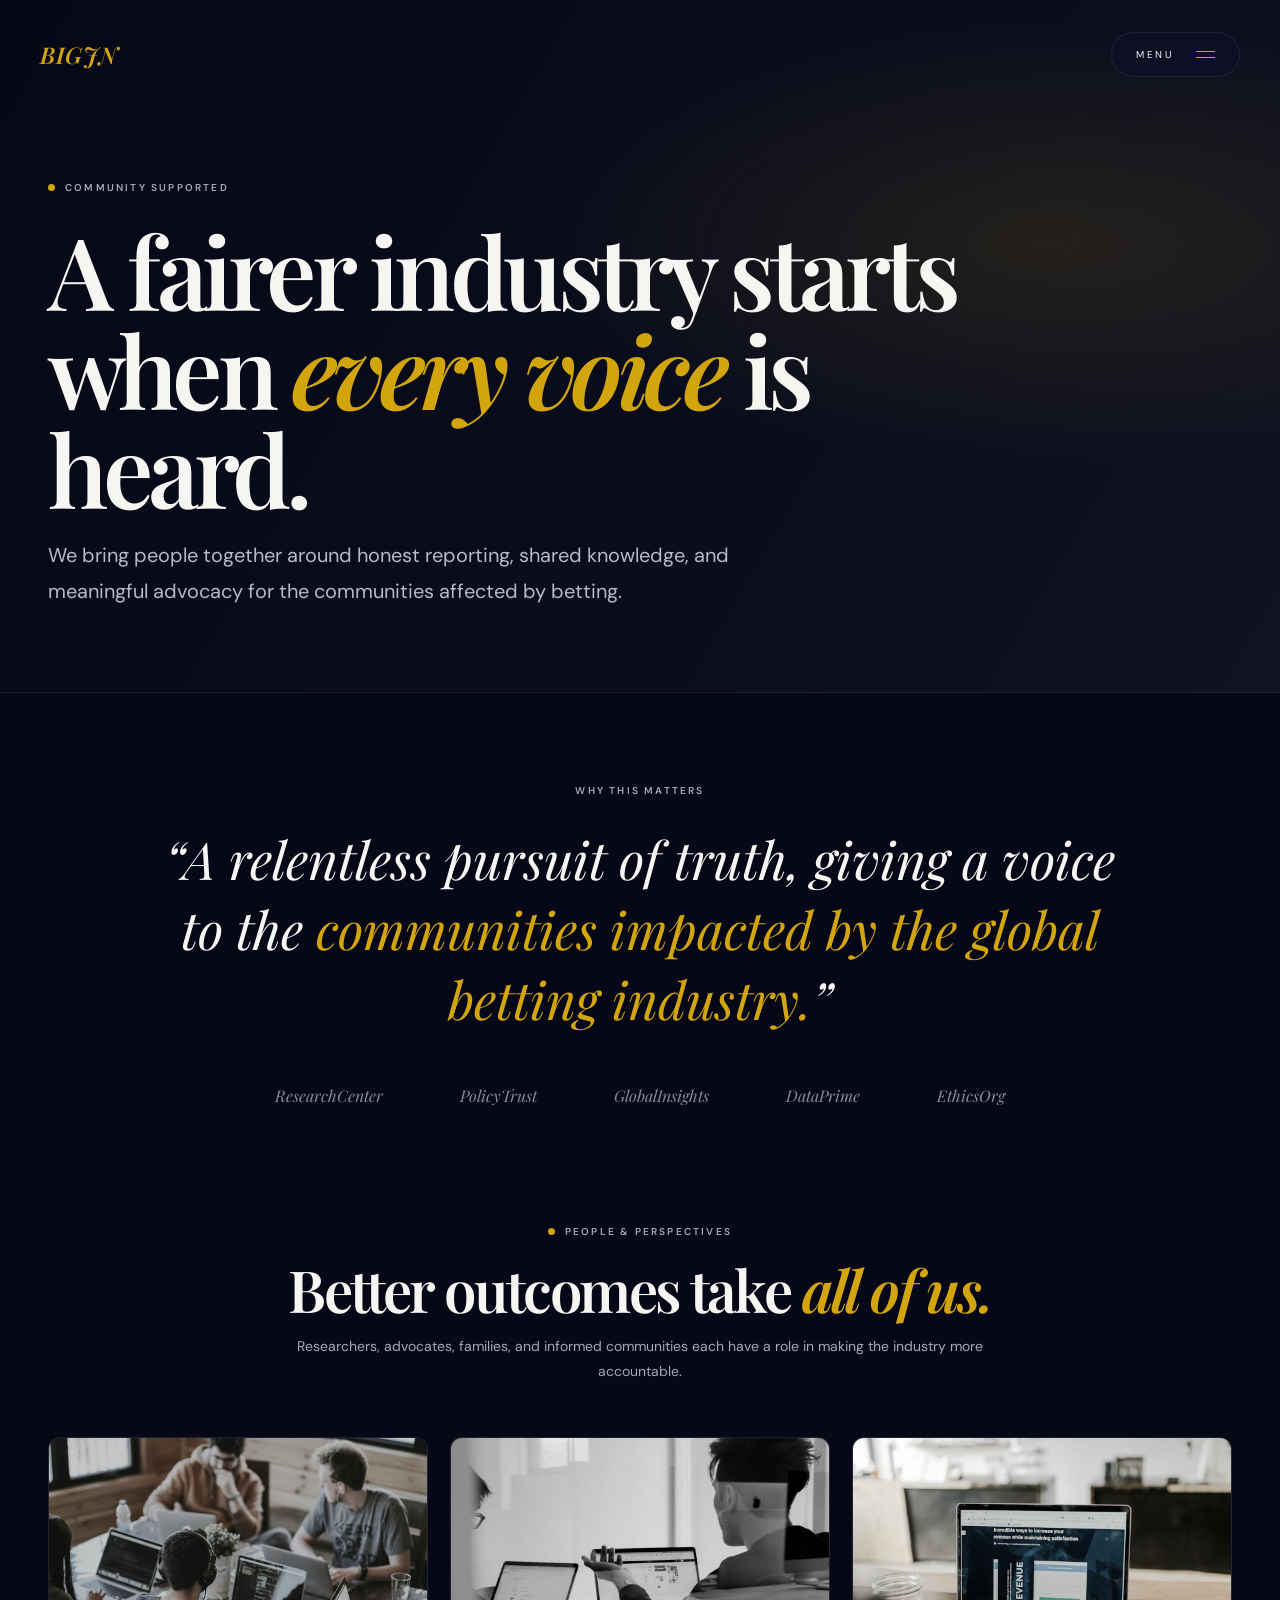
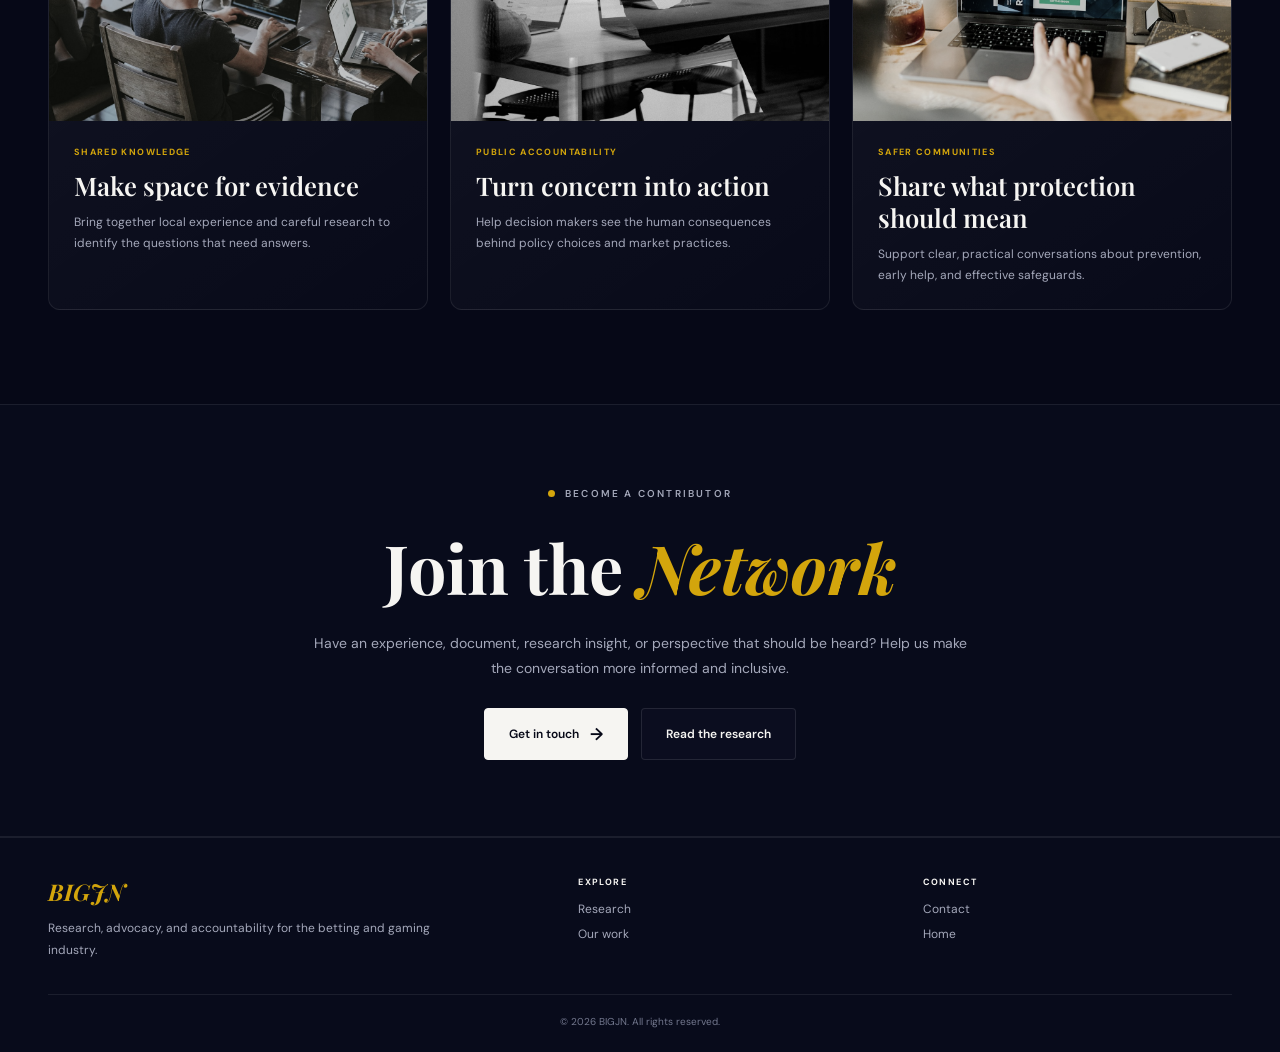
<file: community.html>
<!doctype html>
<html lang="en">
<head>
  <meta charset="utf-8">
  <meta name="viewport" content="width=device-width, initial-scale=1">
  <meta name="theme-color" content="#060817">
  <meta name="description" content="Join a community amplifying lived experience and advocating for a fair, accountable betting industry.">
  <title>Community | BIGJN</title>
  <link rel="preconnect" href="https://fonts.googleapis.com">
  <link rel="preconnect" href="https://fonts.gstatic.com" crossorigin>
  <link href="https://fonts.googleapis.com/css2?family=DM+Sans:wght@400;500;600;700&family=Playfair+Display:ital,wght@0,500;0,600;0,700;1,500;1,600&display=swap" rel="stylesheet">
  <link rel="stylesheet" href="pages.css">
</head>
<body>
  <a class="skip-link" href="#main">Skip to content</a>
  <a class="site-brand" href="index.html">BIGJN</a>
  <button class="menu-button" type="button" aria-expanded="false" aria-controls="menu-panel"><span>MENU</span><span class="menu-icon" aria-hidden="true"><span></span><span></span></span></button>
  <div class="menu-panel" id="menu-panel" aria-hidden="true"><div><nav aria-label="Main navigation">
    <a href="index.html">HOME</a><a href="research.html">RESEARCH</a><a href="our-work.html">OUR WORK</a><a href="community.html" aria-current="page">COMMUNITY</a><a href="contact.html">CONTACT</a>
  </nav><p class="menu-note">Your voice belongs in the conversation</p></div></div>
  <main id="main">
    <header class="page-hero"><div class="wrap">
      <span class="eyebrow">Community supported</span>
      <h1>A fairer industry starts when <span class="gold italic">every voice</span> is heard.</h1>
      <p>We bring people together around honest reporting, shared knowledge, and meaningful advocacy for the communities affected by betting.</p>
    </div></header>
    <section class="community-quote"><div class="wrap">
      <span class="eyebrow">Why this matters</span>
      <blockquote class="quote">“A relentless pursuit of truth, giving a voice to the <span class="gold">communities impacted by the global betting industry.</span>”</blockquote>
      <div class="partners" aria-label="Community supporters"><span>ResearchCenter</span><span>PolicyTrust</span><span>GlobalInsights</span><span>DataPrime</span><span>EthicsOrg</span></div>
    </div></section>
    <section class="image-section"><div class="wrap">
      <header class="section-heading"><span class="eyebrow">People &amp; perspectives</span><h2>Better outcomes take <span class="gold italic">all of us.</span></h2><p>Researchers, advocates, families, and informed communities each have a role in making the industry more accountable.</p></header>
      <div class="image-grid">
        <article class="image-card"><div class="image-card-photo"><img src="community-team.jpg" alt="A team working together around a table" loading="lazy" decoding="async" width="1200" height="900"></div><div class="image-card-copy"><span class="blog-category">Shared knowledge</span><h3>Make space for evidence</h3><p>Bring together local experience and careful research to identify the questions that need answers.</p></div></article>
        <article class="image-card"><div class="image-card-photo"><img src="policy-meeting.jpg" alt="People collaborating in a professional meeting" loading="lazy" decoding="async" width="1200" height="900"></div><div class="image-card-copy"><span class="blog-category">Public accountability</span><h3>Turn concern into action</h3><p>Help decision makers see the human consequences behind policy choices and market practices.</p></div></article>
        <article class="image-card"><div class="image-card-photo"><img src="responsible-gambling.jpg" alt="Research and information on a laptop" loading="lazy" decoding="async" width="1200" height="900"></div><div class="image-card-copy"><span class="blog-category">Safer communities</span><h3>Share what protection should mean</h3><p>Support clear, practical conversations about prevention, early help, and effective safeguards.</p></div></article>
      </div>
    </div></section>
    <section class="community-callout"><div class="wrap"><span class="eyebrow">Become a contributor</span><h2>Join the <span class="gold italic">Network</span></h2><p>Have an experience, document, research insight, or perspective that should be heard? Help us make the conversation more informed and inclusive.</p><div class="actions"><a class="button button-primary" href="contact.html">Get in touch <span class="arrow" aria-hidden="true">→</span></a><a class="button" href="research.html">Read the research</a></div></div></section>
  </main>
  <footer class="site-footer"><div class="wrap"><div class="footer-grid"><div><h2 class="brand">BIGJN</h2><p class="footer-blurb">Research, advocacy, and accountability for the betting and gaming industry.</p></div><div><h3 class="footer-title">Explore</h3><nav class="footer-links"><a href="research.html">Research</a><a href="our-work.html">Our work</a></nav></div><div><h3 class="footer-title">Connect</h3><nav class="footer-links"><a href="contact.html">Contact</a><a href="index.html">Home</a></nav></div></div><div class="copyright">© 2026 BIGJN. All rights reserved.</div></div></footer>
  <script src="site.js"></script>
</body>
</html>
</file>
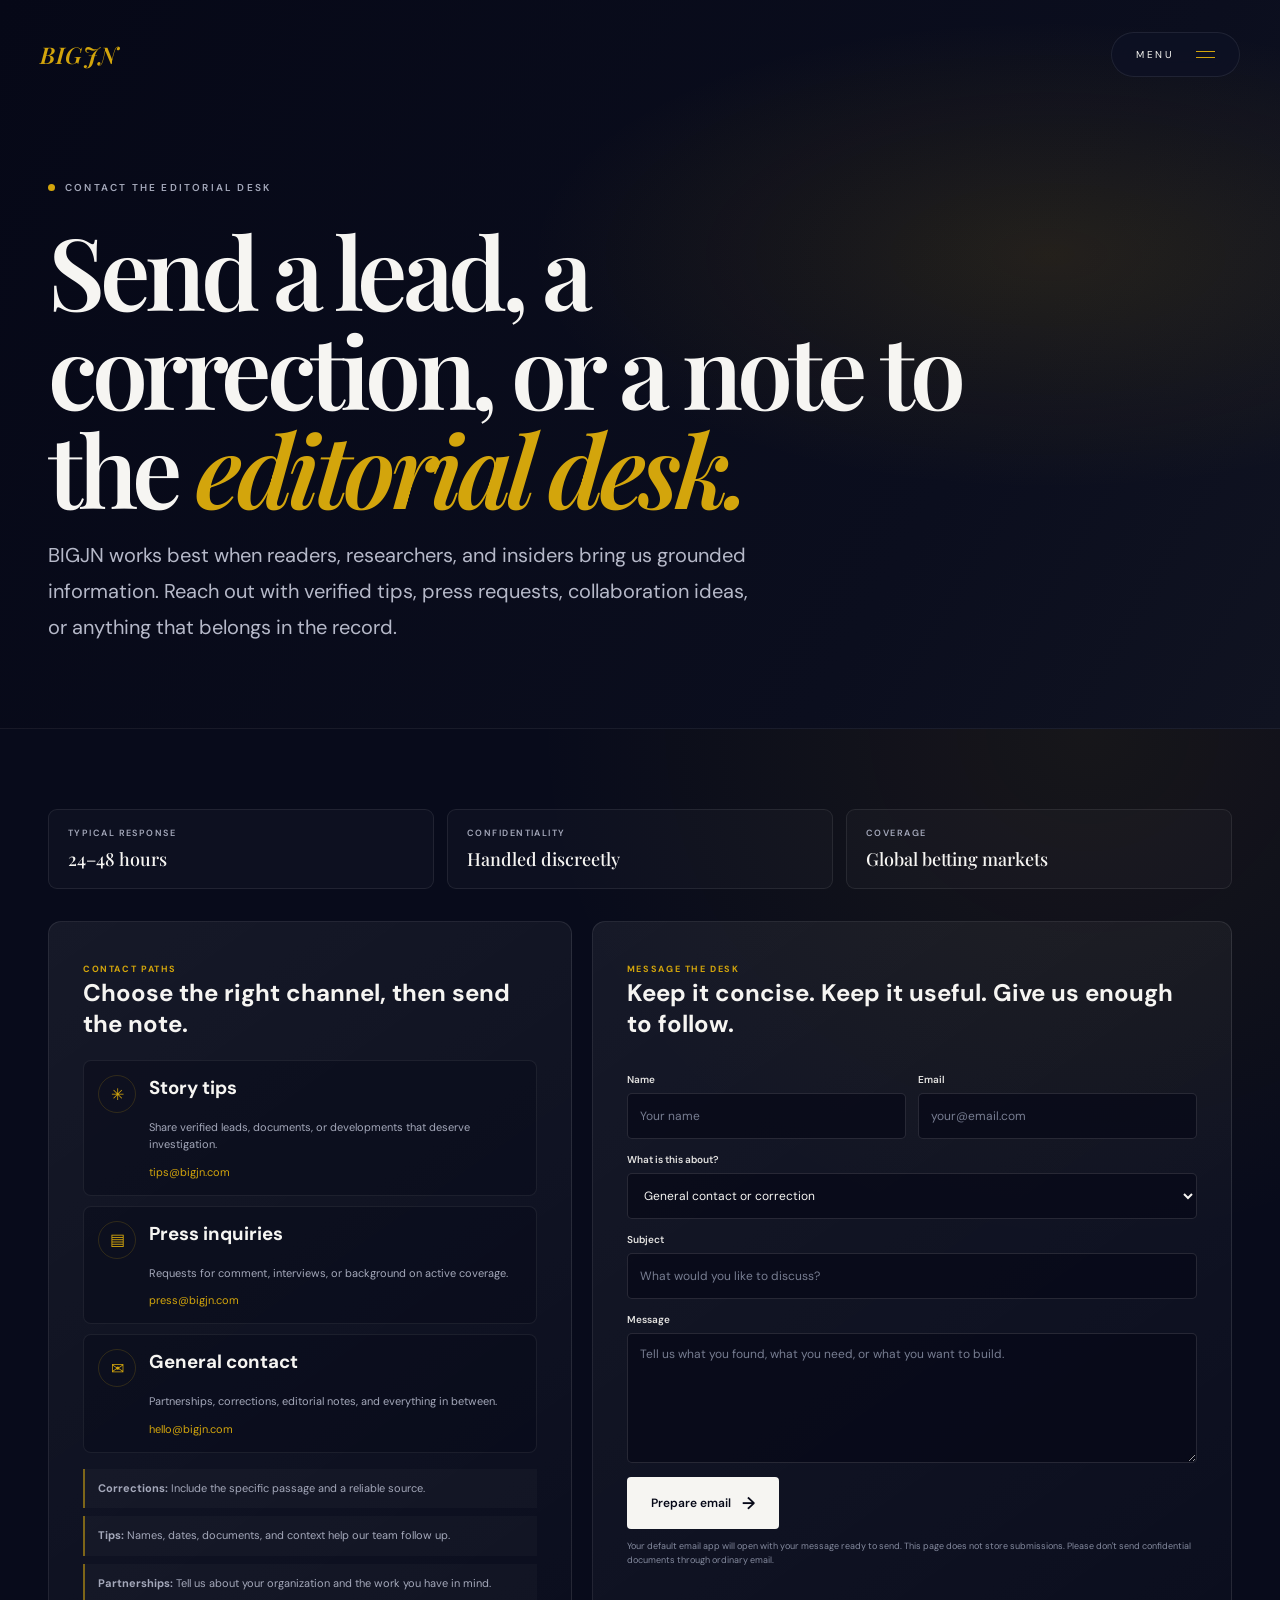
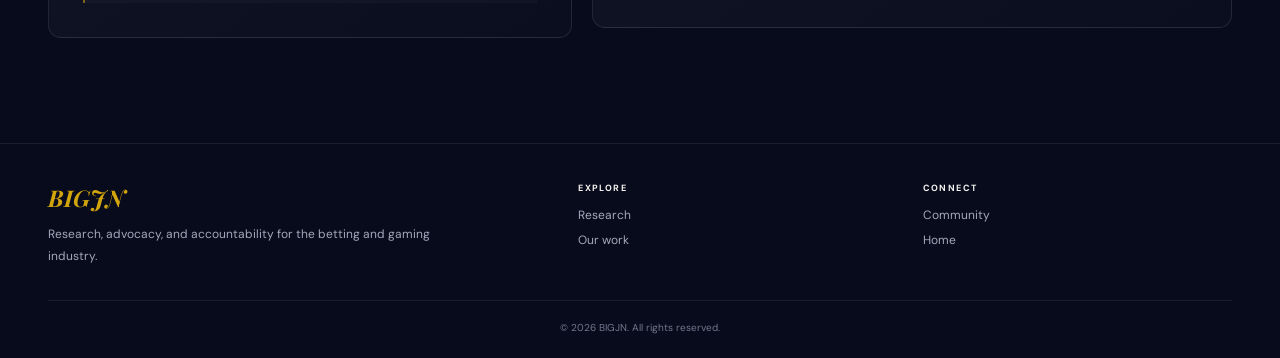
<file: contact.html>
<!doctype html>
<html lang="en">
<head>
  <meta charset="utf-8">
  <meta name="viewport" content="width=device-width, initial-scale=1">
  <meta name="theme-color" content="#060817">
  <meta name="description" content="Contact the BIGJN editorial desk with story tips, press inquiries, corrections, or partnership ideas.">
  <title>Contact the Editorial Desk | BIGJN</title>
  <link rel="preconnect" href="https://fonts.googleapis.com">
  <link rel="preconnect" href="https://fonts.gstatic.com" crossorigin>
  <link href="https://fonts.googleapis.com/css2?family=DM+Sans:wght@400;500;600;700&family=Playfair+Display:ital,wght@0,500;0,600;0,700;1,500;1,600&display=swap" rel="stylesheet">
  <link rel="stylesheet" href="pages.css">
</head>
<body>
  <a class="skip-link" href="#main">Skip to content</a>
  <a class="site-brand" href="index.html">BIGJN</a>
  <button class="menu-button" type="button" aria-expanded="false" aria-controls="menu-panel"><span>MENU</span><span class="menu-icon" aria-hidden="true"><span></span><span></span></span></button>
  <div class="menu-panel" id="menu-panel" aria-hidden="true"><div><nav aria-label="Main navigation">
    <a href="index.html">HOME</a><a href="research.html">RESEARCH</a><a href="our-work.html">OUR WORK</a><a href="community.html">COMMUNITY</a><a href="contact.html" aria-current="page">CONTACT</a>
  </nav><p class="menu-note">The voice for fair play</p></div></div>
  <main id="main">
    <header class="page-hero"><div class="wrap">
      <span class="eyebrow">Contact the editorial desk</span>
      <h1>Send a lead, a correction, or a note to the <span class="gold italic">editorial desk.</span></h1>
      <p>BIGJN works best when readers, researchers, and insiders bring us grounded information. Reach out with verified tips, press requests, collaboration ideas, or anything that belongs in the record.</p>
    </div></header>
    <section class="contact-section"><div class="wrap">
      <div class="contact-summary" aria-label="Contact information">
        <div class="contact-summary-item"><span>Typical response</span><strong>24–48 hours</strong></div>
        <div class="contact-summary-item"><span>Confidentiality</span><strong>Handled discreetly</strong></div>
        <div class="contact-summary-item"><span>Coverage</span><strong>Global betting markets</strong></div>
      </div>
      <div class="contact-layout">
        <aside class="contact-paths" aria-labelledby="contact-paths-title">
          <header class="contact-panel-heading"><span>Contact paths</span><h2 id="contact-paths-title">Choose the right channel, then send the note.</h2></header>
          <div class="contact-path-list">
            <article class="contact-path"><span class="contact-path-icon" aria-hidden="true">✳</span><div><h3>Story tips</h3><p>Share verified leads, documents, or developments that deserve investigation.</p><a href="mailto:tips@bigjn.com">tips@bigjn.com</a></div></article>
            <article class="contact-path"><span class="contact-path-icon" aria-hidden="true">▤</span><div><h3>Press inquiries</h3><p>Requests for comment, interviews, or background on active coverage.</p><a href="mailto:press@bigjn.com">press@bigjn.com</a></div></article>
            <article class="contact-path"><span class="contact-path-icon" aria-hidden="true">✉</span><div><h3>General contact</h3><p>Partnerships, corrections, editorial notes, and everything in between.</p><a href="mailto:hello@bigjn.com">hello@bigjn.com</a></div></article>
          </div>
          <div class="contact-guidance">
            <p><strong>Corrections:</strong> Include the specific passage and a reliable source.</p>
            <p><strong>Tips:</strong> Names, dates, documents, and context help our team follow up.</p>
            <p><strong>Partnerships:</strong> Tell us about your organization and the work you have in mind.</p>
          </div>
        </aside>
        <form class="contact-form" id="contact-form">
          <header class="contact-panel-heading"><span>Message the desk</span><h2>Keep it concise. Keep it useful. Give us enough to follow.</h2></header>
          <div class="contact-fields-row">
            <div class="contact-field"><label for="contact-name">Name</label><input id="contact-name" name="name" type="text" autocomplete="name" placeholder="Your name" required></div>
            <div class="contact-field"><label for="contact-email">Email</label><input id="contact-email" name="email" type="email" autocomplete="email" placeholder="your@email.com" required></div>
          </div>
          <div class="contact-field"><label for="contact-topic">What is this about?</label><select id="contact-topic" name="topic"><option value="hello@bigjn.com">General contact or correction</option><option value="tips@bigjn.com">A story tip</option><option value="press@bigjn.com">A press inquiry</option></select></div>
          <div class="contact-field"><label for="contact-subject">Subject</label><input id="contact-subject" name="subject" type="text" placeholder="What would you like to discuss?" required></div>
          <div class="contact-field"><label for="contact-message">Message</label><textarea id="contact-message" name="message" placeholder="Tell us what you found, what you need, or what you want to build." required></textarea></div>
          <button class="button button-primary contact-submit" type="submit">Prepare email <span class="arrow" aria-hidden="true">→</span></button>
          <p class="contact-form-note">Your default email app will open with your message ready to send. This page does not store submissions. Please don't send confidential documents through ordinary email.</p>
          <p class="contact-status" id="contact-status" role="status" aria-live="polite"></p>
        </form>
      </div>
    </div></section>
  </main>
  <footer class="site-footer"><div class="wrap"><div class="footer-grid"><div><h2 class="brand">BIGJN</h2><p class="footer-blurb">Research, advocacy, and accountability for the betting and gaming industry.</p></div><div><h3 class="footer-title">Explore</h3><nav class="footer-links"><a href="research.html">Research</a><a href="our-work.html">Our work</a></nav></div><div><h3 class="footer-title">Connect</h3><nav class="footer-links"><a href="community.html">Community</a><a href="index.html">Home</a></nav></div></div><div class="copyright">© 2026 BIGJN. All rights reserved.</div></div></footer>
  <script src="site.js"></script>
</body>
</html>
</file>
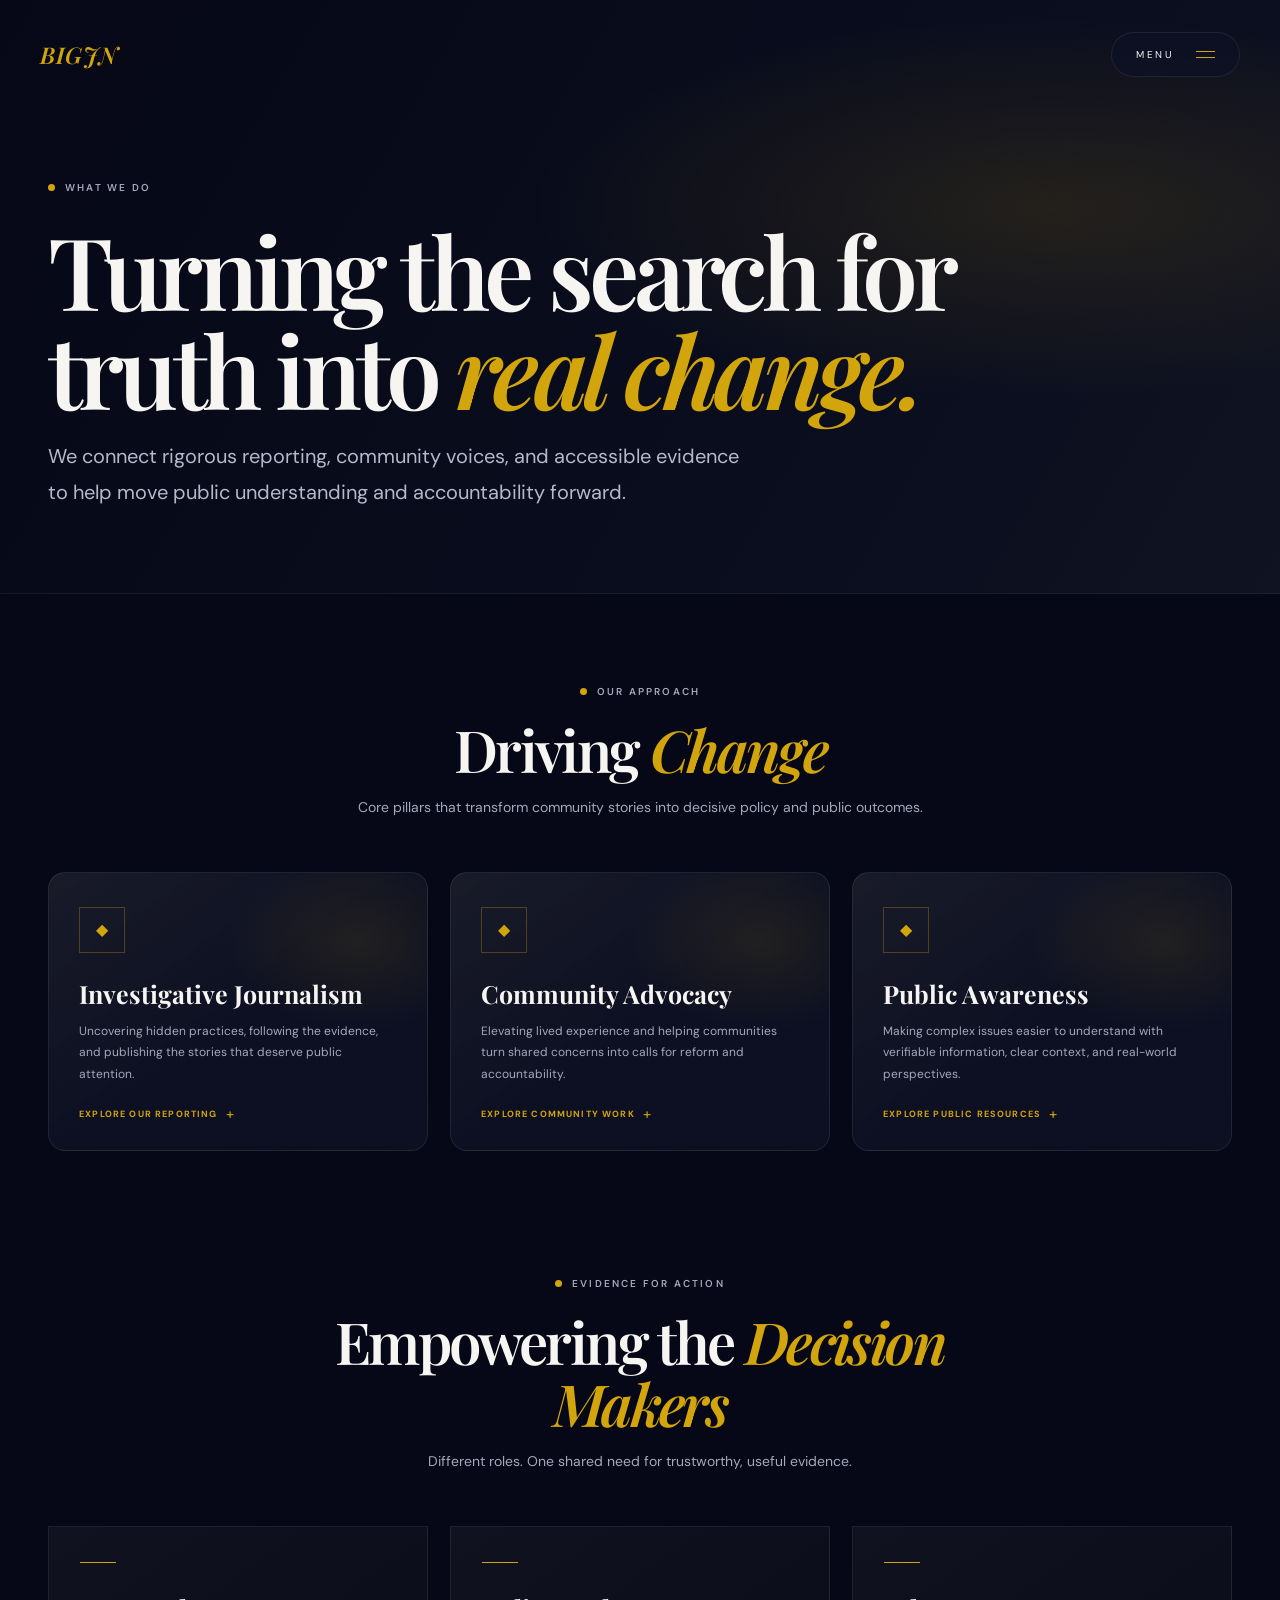
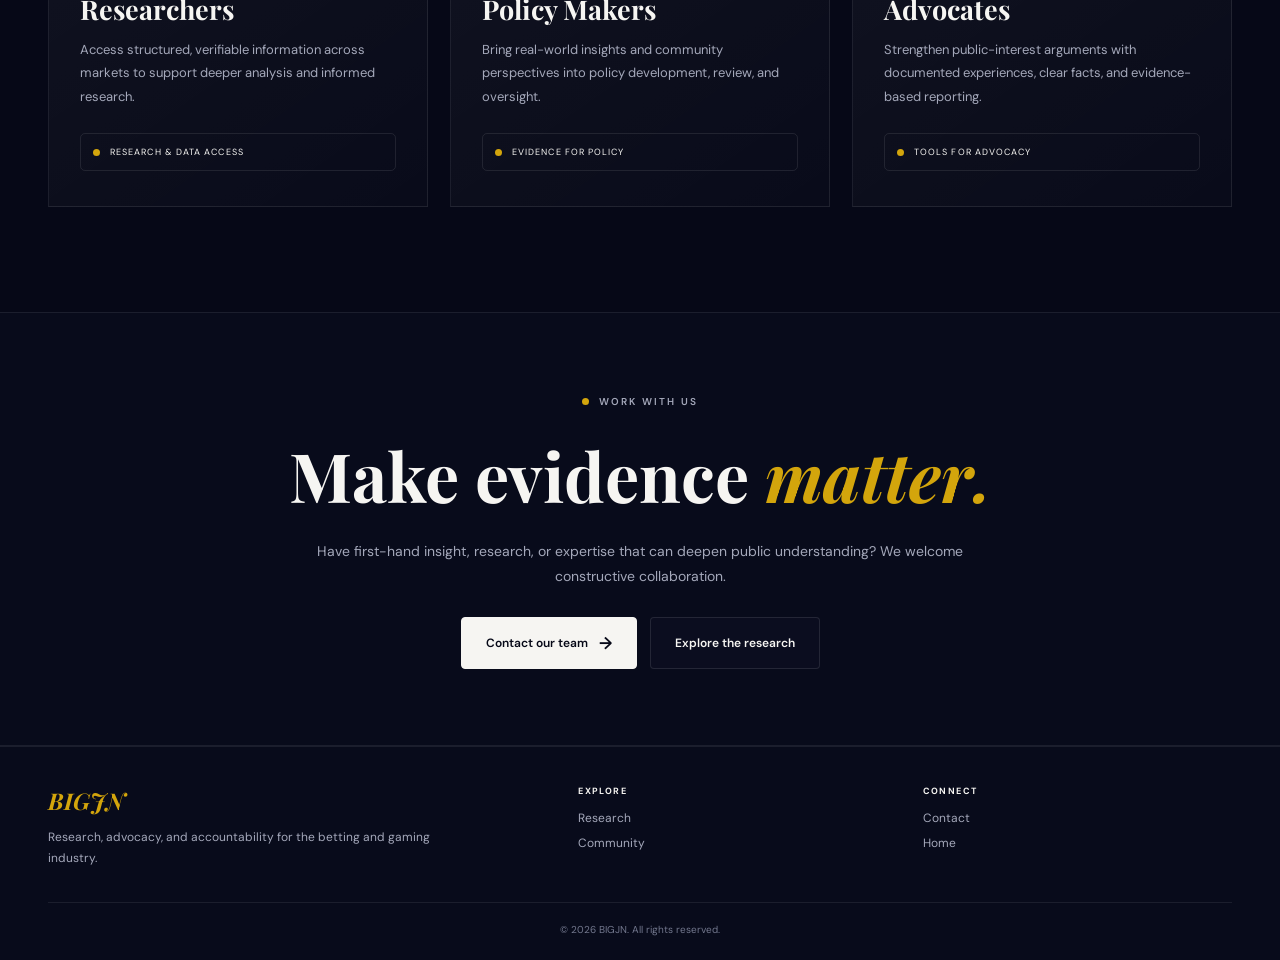
<file: our-work.html>
<!doctype html>
<html lang="en">
<head>
  <meta charset="utf-8">
  <meta name="viewport" content="width=device-width, initial-scale=1">
  <meta name="theme-color" content="#060817">
  <meta name="description" content="Explore BIGJN's investigative journalism, community advocacy, public awareness, and evidence for decision makers.">
  <title>Our Work | BIGJN</title>
  <link rel="preconnect" href="https://fonts.googleapis.com">
  <link rel="preconnect" href="https://fonts.gstatic.com" crossorigin>
  <link href="https://fonts.googleapis.com/css2?family=DM+Sans:wght@400;500;600;700&family=Playfair+Display:ital,wght@0,500;0,600;0,700;1,500;1,600&display=swap" rel="stylesheet">
  <link rel="stylesheet" href="pages.css">
</head>
<body>
  <a class="skip-link" href="#main">Skip to content</a>
  <a class="site-brand" href="index.html">BIGJN</a>
  <button class="menu-button" type="button" aria-expanded="false" aria-controls="menu-panel"><span>MENU</span><span class="menu-icon" aria-hidden="true"><span></span><span></span></span></button>
  <div class="menu-panel" id="menu-panel" aria-hidden="true"><div><nav aria-label="Main navigation">
    <a href="index.html">HOME</a><a href="research.html">RESEARCH</a><a href="our-work.html" aria-current="page">OUR WORK</a><a href="community.html">COMMUNITY</a><a href="contact.html">CONTACT</a>
  </nav><p class="menu-note">Evidence into action</p></div></div>
  <main id="main">
    <header class="page-hero"><div class="wrap">
      <span class="eyebrow">What we do</span>
      <h1>Turning the search for truth into <span class="gold italic">real change.</span></h1>
      <p>We connect rigorous reporting, community voices, and accessible evidence to help move public understanding and accountability forward.</p>
    </div></header>
    <section class="page-section" id="pillars"><div class="wrap">
      <header class="section-heading"><span class="eyebrow">Our approach</span><h2>Driving <span class="gold italic">Change</span></h2><p>Core pillars that transform community stories into decisive policy and public outcomes.</p></header>
      <div class="pillar-grid">
        <details class="pillar">
          <summary class="pillar-toggle"><span class="pillar-icon" aria-hidden="true">◆</span><h3>Investigative Journalism</h3><p class="pillar-summary">Uncovering hidden practices, following the evidence, and publishing the stories that deserve public attention.</p><span class="pillar-more">Explore our reporting</span></summary>
          <div class="pillar-details"><p>We examine the systems, business practices, and decisions that shape betting markets and consumer experiences. Our work starts with evidence and gives readers the context to assess what it shows.</p><h4>What this work includes</h4><ul><li>Reviewing public records, research, policies, and first-hand accounts.</li><li>Investigating advertising, consumer terms, safer-play tools, and market oversight.</li><li>Publishing sourced reporting that distinguishes documented facts from open questions.</li></ul><a class="pillar-link" href="research.html">Visit Research <span aria-hidden="true">→</span></a></div>
        </details>
        <details class="pillar">
          <summary class="pillar-toggle"><span class="pillar-icon" aria-hidden="true">◆</span><h3>Community Advocacy</h3><p class="pillar-summary">Elevating lived experience and helping communities turn shared concerns into calls for reform and accountability.</p><span class="pillar-more">Explore community work</span></summary>
          <div class="pillar-details"><p>People closest to an issue bring essential context. We help surface those perspectives and connect them with evidence that can inform public discussion and policy.</p><h4>How we support advocacy</h4><ul><li>Elevating lived experience respectfully and with care for contributors.</li><li>Connecting community concerns with research, policy, and public accountability.</li><li>Making room for constructive dialogue among advocates, researchers, and decision makers.</li></ul><a class="pillar-link" href="community.html">Visit Community <span aria-hidden="true">→</span></a></div>
        </details>
        <details class="pillar">
          <summary class="pillar-toggle"><span class="pillar-icon" aria-hidden="true">◆</span><h3>Public Awareness</h3><p class="pillar-summary">Making complex issues easier to understand with verifiable information, clear context, and real-world perspectives.</p><span class="pillar-more">Explore public resources</span></summary>
          <div class="pillar-details"><p>Clear information helps people recognize how betting products and industry practices work, where to find safeguards, and what questions deserve scrutiny.</p><h4>What we aim to make clearer</h4><ul><li>How promotions, product design, and consumer terms can shape decisions.</li><li>Where to look for independent evidence, oversight, and available support.</li><li>Why individual stories connect to wider public-health and policy questions.</li></ul><a class="pillar-link" href="research.html">Explore the stories <span aria-hidden="true">→</span></a></div>
        </details>
      </div>
    </div></section>
    <section class="page-section" id="decision-makers" style="padding-top:15px"><div class="wrap">
      <header class="section-heading"><span class="eyebrow">Evidence for action</span><h2>Empowering the <span class="gold italic">Decision Makers</span></h2><p>Different roles. One shared need for trustworthy, useful evidence.</p></header>
      <div class="audience-grid">
        <article class="audience"><div class="audience-rule"></div><h3>Researchers</h3><p>Access structured, verifiable information across markets to support deeper analysis and informed research.</p><div class="access">Research &amp; data access</div></article>
        <article class="audience"><div class="audience-rule"></div><h3>Policy Makers</h3><p>Bring real-world insights and community perspectives into policy development, review, and oversight.</p><div class="access">Evidence for policy</div></article>
        <article class="audience"><div class="audience-rule"></div><h3>Advocates</h3><p>Strengthen public-interest arguments with documented experiences, clear facts, and evidence-based reporting.</p><div class="access">Tools for advocacy</div></article>
      </div>
    </div></section>
    <section class="community-callout"><div class="wrap"><span class="eyebrow">Work with us</span><h2>Make evidence <span class="gold italic">matter.</span></h2><p>Have first-hand insight, research, or expertise that can deepen public understanding? We welcome constructive collaboration.</p><div class="actions"><a class="button button-primary" href="contact.html">Contact our team <span class="arrow" aria-hidden="true">→</span></a><a class="button" href="research.html">Explore the research</a></div></div></section>
  </main>
  <footer class="site-footer"><div class="wrap"><div class="footer-grid"><div><h2 class="brand">BIGJN</h2><p class="footer-blurb">Research, advocacy, and accountability for the betting and gaming industry.</p></div><div><h3 class="footer-title">Explore</h3><nav class="footer-links"><a href="research.html">Research</a><a href="community.html">Community</a></nav></div><div><h3 class="footer-title">Connect</h3><nav class="footer-links"><a href="contact.html">Contact</a><a href="index.html">Home</a></nav></div></div><div class="copyright">© 2026 BIGJN. All rights reserved.</div></div></footer>
  <script src="site.js"></script>
</body>
</html>
</file>
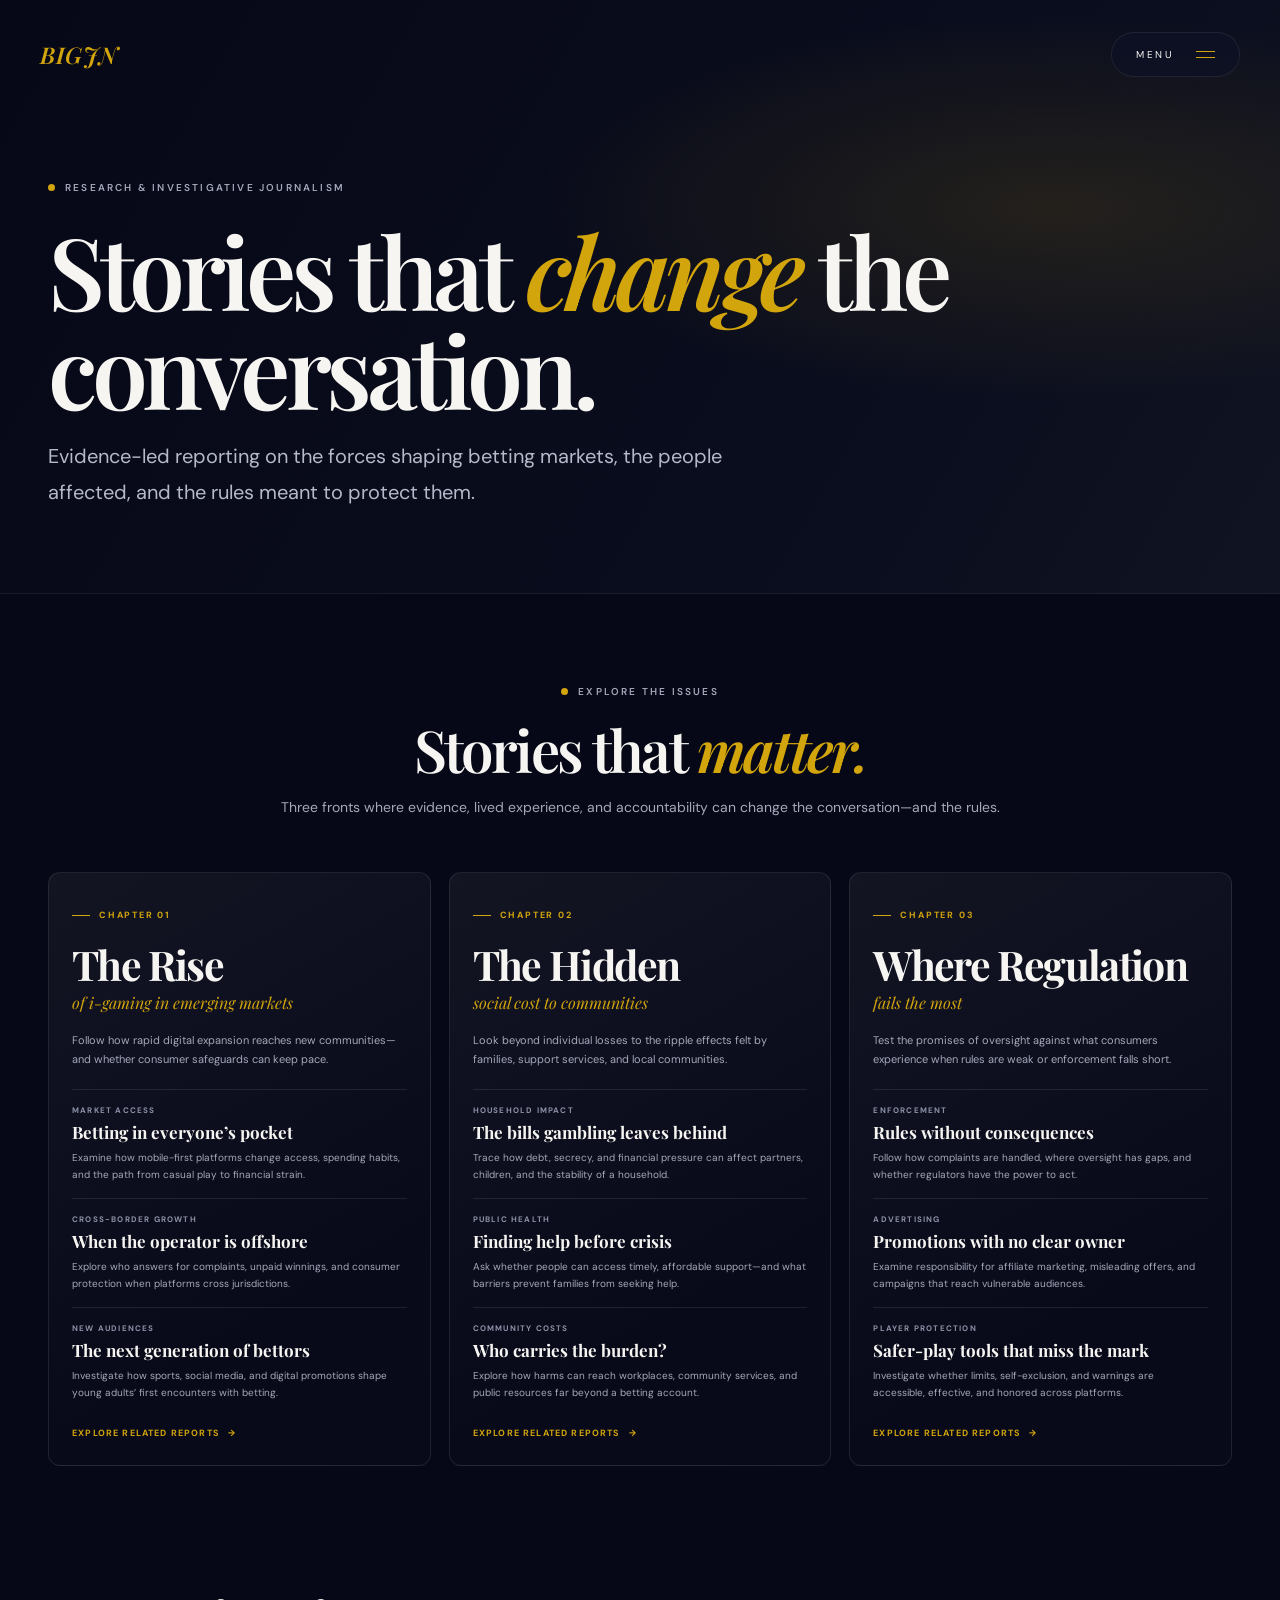
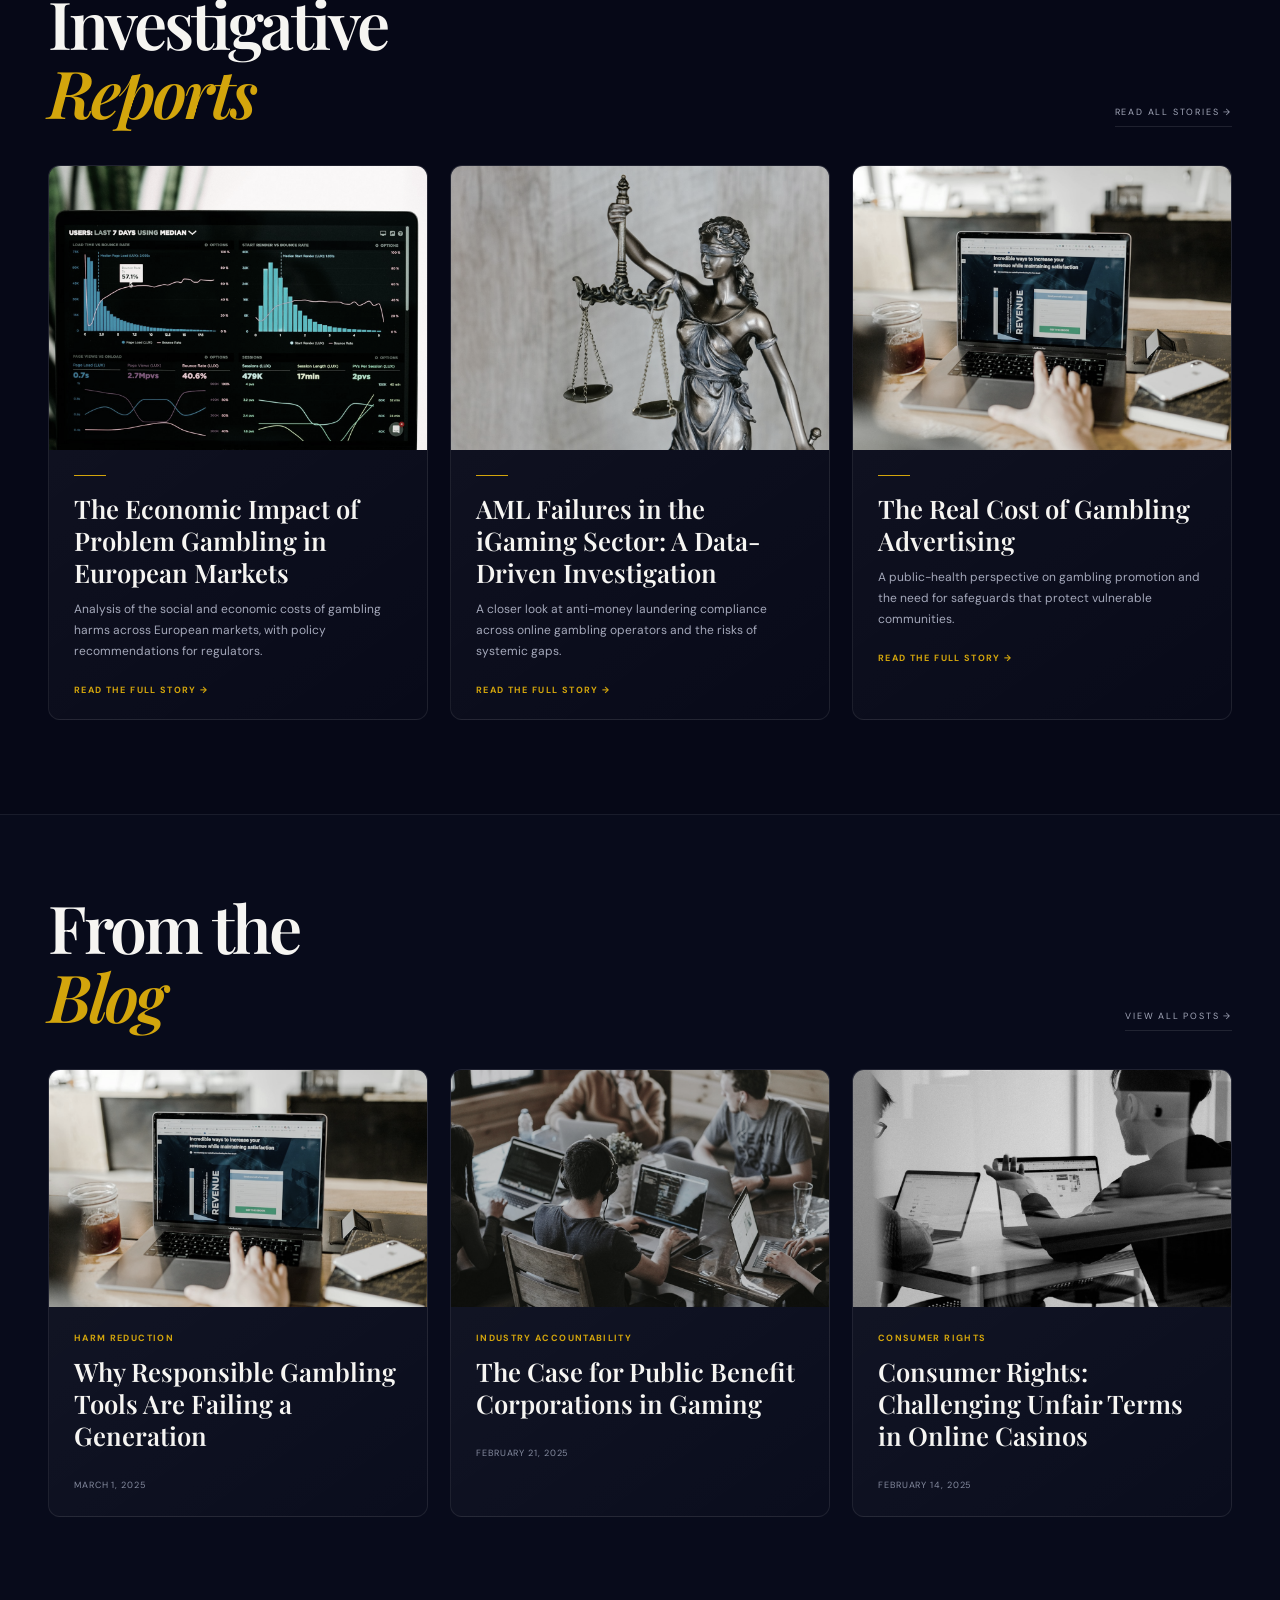
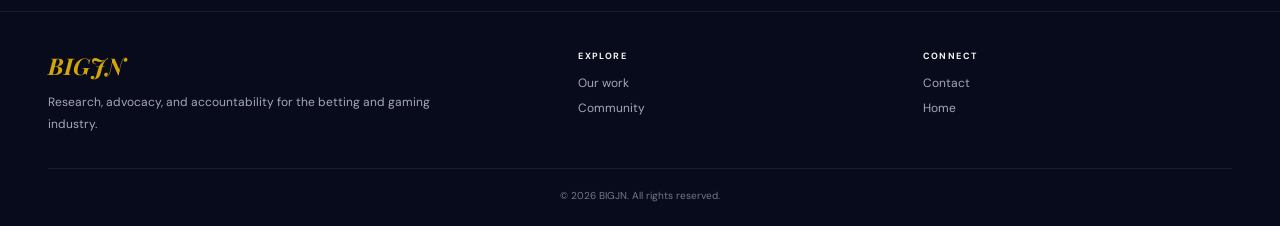
<file: research.html>
<!doctype html>
<html lang="en">
<head>
  <meta charset="utf-8">
  <meta name="viewport" content="width=device-width, initial-scale=1">
  <meta name="theme-color" content="#060817">
  <meta name="description" content="Investigative reports and impactful stories about online gambling markets, community costs, and regulation.">
  <title>Research &amp; Stories | BIGJN</title>
  <link rel="preconnect" href="https://fonts.googleapis.com">
  <link rel="preconnect" href="https://fonts.gstatic.com" crossorigin>
  <link href="https://fonts.googleapis.com/css2?family=DM+Sans:wght@400;500;600;700&family=Playfair+Display:ital,wght@0,500;0,600;0,700;1,500;1,600&display=swap" rel="stylesheet">
  <link rel="stylesheet" href="pages.css">
</head>
<body>
  <a class="skip-link" href="#main">Skip to content</a>
  <a class="site-brand" href="index.html">BIGJN</a>
  <button class="menu-button" type="button" aria-expanded="false" aria-controls="menu-panel"><span>MENU</span><span class="menu-icon" aria-hidden="true"><span></span><span></span></span></button>
  <div class="menu-panel" id="menu-panel" aria-hidden="true"><div><nav aria-label="Main navigation">
    <a href="index.html">HOME</a><a href="research.html" aria-current="page">RESEARCH</a><a href="our-work.html">OUR WORK</a><a href="community.html">COMMUNITY</a><a href="contact.html">CONTACT</a>
  </nav><p class="menu-note">Evidence. Accountability. Change.</p></div></div>
  <main id="main">
    <header class="page-hero"><div class="wrap">
      <span class="eyebrow">Research &amp; investigative journalism</span>
      <h1>Stories that <span class="gold italic">change</span> the conversation.</h1>
      <p>Evidence-led reporting on the forces shaping betting markets, the people affected, and the rules meant to protect them.</p>
    </div></header>
    <section class="page-section" id="stories">
      <div class="wrap">
        <header class="section-heading"><span class="eyebrow">Explore the issues</span><h2>Stories that <span class="gold italic">matter.</span></h2><p>Three fronts where evidence, lived experience, and accountability can change the conversation—and the rules.</p></header>
        <div class="chapter-list">
          <article class="chapter">
            <span class="chapter-number">CHAPTER 01</span><h3>The Rise</h3><p class="chapter-subtitle">of i-gaming in emerging markets</p>
            <p class="chapter-intro">Follow how rapid digital expansion reaches new communities—and whether consumer safeguards can keep pace.</p>
            <div class="chapter-stories">
              <article class="chapter-story"><span class="chapter-story-label">Market access</span><h4>Betting in everyone’s pocket</h4><p>Examine how mobile-first platforms change access, spending habits, and the path from casual play to financial strain.</p></article>
              <article class="chapter-story"><span class="chapter-story-label">Cross-border growth</span><h4>When the operator is offshore</h4><p>Explore who answers for complaints, unpaid winnings, and consumer protection when platforms cross jurisdictions.</p></article>
              <article class="chapter-story"><span class="chapter-story-label">New audiences</span><h4>The next generation of bettors</h4><p>Investigate how sports, social media, and digital promotions shape young adults’ first encounters with betting.</p></article>
            </div><a class="chapter-more" href="#reports">Explore related reports <span aria-hidden="true">→</span></a>
          </article>
          <article class="chapter">
            <span class="chapter-number">CHAPTER 02</span><h3>The Hidden</h3><p class="chapter-subtitle">social cost to communities</p>
            <p class="chapter-intro">Look beyond individual losses to the ripple effects felt by families, support services, and local communities.</p>
            <div class="chapter-stories">
              <article class="chapter-story"><span class="chapter-story-label">Household impact</span><h4>The bills gambling leaves behind</h4><p>Trace how debt, secrecy, and financial pressure can affect partners, children, and the stability of a household.</p></article>
              <article class="chapter-story"><span class="chapter-story-label">Public health</span><h4>Finding help before crisis</h4><p>Ask whether people can access timely, affordable support—and what barriers prevent families from seeking help.</p></article>
              <article class="chapter-story"><span class="chapter-story-label">Community costs</span><h4>Who carries the burden?</h4><p>Explore how harms can reach workplaces, community services, and public resources far beyond a betting account.</p></article>
            </div><a class="chapter-more" href="#reports">Explore related reports <span aria-hidden="true">→</span></a>
          </article>
          <article class="chapter">
            <span class="chapter-number">CHAPTER 03</span><h3>Where Regulation</h3><p class="chapter-subtitle">fails the most</p>
            <p class="chapter-intro">Test the promises of oversight against what consumers experience when rules are weak or enforcement falls short.</p>
            <div class="chapter-stories">
              <article class="chapter-story"><span class="chapter-story-label">Enforcement</span><h4>Rules without consequences</h4><p>Follow how complaints are handled, where oversight has gaps, and whether regulators have the power to act.</p></article>
              <article class="chapter-story"><span class="chapter-story-label">Advertising</span><h4>Promotions with no clear owner</h4><p>Examine responsibility for affiliate marketing, misleading offers, and campaigns that reach vulnerable audiences.</p></article>
              <article class="chapter-story"><span class="chapter-story-label">Player protection</span><h4>Safer-play tools that miss the mark</h4><p>Investigate whether limits, self-exclusion, and warnings are accessible, effective, and honored across platforms.</p></article>
            </div><a class="chapter-more" href="#reports">Explore related reports <span aria-hidden="true">→</span></a>
          </article>
        </div>
      </div>
    </section>
    <section class="image-section" id="reports"><div class="wrap">
      <header class="image-section-heading"><h2>Investigative<br><span class="gold italic">Reports</span></h2><a class="section-link" href="https://bigjn.com/posts/">Read All Stories →</a></header>
      <div class="image-grid">
        <a class="image-card" href="https://bigjn.com/posts/economic-impact-problem-gambling-europe"><div class="image-card-photo"><img src="economic-impact.jpg" alt="Data analytics dashboard" loading="lazy" decoding="async" width="1200" height="900"></div><div class="image-card-copy"><span class="image-card-rule"></span><h3>The Economic Impact of Problem Gambling in European Markets</h3><p>Analysis of the social and economic costs of gambling harms across European markets, with policy recommendations for regulators.</p><span class="image-card-cta">Read the Full Story →</span></div></a>
        <a class="image-card" href="https://bigjn.com/posts/aml-failures-igaming-investigation"><div class="image-card-photo"><img src="legal-research.jpg" alt="Legal documents and research papers" loading="lazy" decoding="async" width="1200" height="900"></div><div class="image-card-copy"><span class="image-card-rule"></span><h3>AML Failures in the iGaming Sector: A Data-Driven Investigation</h3><p>A closer look at anti-money laundering compliance across online gambling operators and the risks of systemic gaps.</p><span class="image-card-cta">Read the Full Story →</span></div></a>
        <a class="image-card" href="https://bigjn.com/posts/real-cost-gambling-advertising-public-health"><div class="image-card-photo"><img src="responsible-gambling.jpg" alt="Responsible gambling awareness concept" loading="lazy" decoding="async" width="1200" height="900"></div><div class="image-card-copy"><span class="image-card-rule"></span><h3>The Real Cost of Gambling Advertising</h3><p>A public-health perspective on gambling promotion and the need for safeguards that protect vulnerable communities.</p><span class="image-card-cta">Read the Full Story →</span></div></a>
      </div>
    </div></section>
    <section class="image-section"><div class="wrap">
      <header class="image-section-heading"><h2>From the<br><span class="gold italic">Blog</span></h2><a class="section-link" href="https://bigjn.com/posts/">View All Posts →</a></header>
      <div class="image-grid blog-grid">
        <a class="image-card" href="https://bigjn.com/posts/responsible-gambling-tools-failing"><div class="image-card-photo"><img src="responsible-gambling.jpg" alt="Responsible gambling awareness concept" loading="lazy" decoding="async" width="1200" height="750"></div><div class="image-card-copy"><span class="blog-category">Harm Reduction</span><h3>Why Responsible Gambling Tools Are Failing a Generation</h3><p class="blog-date">MARCH 1, 2025</p></div></a>
        <a class="image-card" href="https://bigjn.com/posts/public-benefit-corporations-gaming"><div class="image-card-photo"><img src="community-team.jpg" alt="Team collaborating in a meeting room" loading="lazy" decoding="async" width="1200" height="750"></div><div class="image-card-copy"><span class="blog-category">Industry Accountability</span><h3>The Case for Public Benefit Corporations in Gaming</h3><p class="blog-date">FEBRUARY 21, 2025</p></div></a>
        <a class="image-card" href="https://bigjn.com/posts/consumer-rights-challenging-unfair-terms"><div class="image-card-photo"><img src="policy-meeting.jpg" alt="Professional meeting in a conference room" loading="lazy" decoding="async" width="1200" height="750"></div><div class="image-card-copy"><span class="blog-category">Consumer Rights</span><h3>Consumer Rights: Challenging Unfair Terms in Online Casinos</h3><p class="blog-date">FEBRUARY 14, 2025</p></div></a>
      </div>
    </div></section>
  </main>
  <footer class="site-footer"><div class="wrap"><div class="footer-grid"><div><h2 class="brand">BIGJN</h2><p class="footer-blurb">Research, advocacy, and accountability for the betting and gaming industry.</p></div><div><h3 class="footer-title">Explore</h3><nav class="footer-links"><a href="our-work.html">Our work</a><a href="community.html">Community</a></nav></div><div><h3 class="footer-title">Connect</h3><nav class="footer-links"><a href="contact.html">Contact</a><a href="index.html">Home</a></nav></div></div><div class="copyright">© 2026 BIGJN. All rights reserved.</div></div></footer>
  <script src="site.js"></script>
</body>
</html>
</file>
<file: pages.css>
:root {
  color-scheme: dark;
  --ink: #060817;
  --ink-soft: #0c1022;
  --paper: #f6f5f2;
  --muted: #a4a8ba;
  --gold: #d3a50c;
  --line: rgba(255,255,255,.1);
  --serif: "Playfair Display", Georgia, serif;
  --sans: "DM Sans", Arial, sans-serif;
}

* { box-sizing: border-box; }
html { scroll-behavior: smooth; scroll-padding-top: 40px; }
body { margin: 0; background: var(--ink); color: var(--paper); font-family: var(--sans); -webkit-font-smoothing: antialiased; }
body.menu-open { overflow: hidden; }
a { color: inherit; text-decoration: none; }
button { font: inherit; }
h1, h2, h3, h4, p { margin-top: 0; }
.wrap { width: min(1240px, calc(100% - 96px)); margin-inline: auto; }
.gold { color: var(--gold); }
.italic { font-style: italic; }
.eyebrow { display: inline-flex; align-items: center; gap: 10px; color: var(--muted); font-size: 10px; font-weight: 600; letter-spacing: .22em; text-transform: uppercase; }
.eyebrow::before { width: 7px; height: 7px; border-radius: 50%; background: var(--gold); content: ""; }
.skip-link { position: absolute; z-index: 30; top: 10px; left: 10px; padding: 12px; transform: translateY(-160%); background: #fff; color: var(--ink); }
.skip-link:focus { transform: translateY(0); }
.site-brand { position: fixed; z-index: 20; top: 39px; left: max(40px, calc((100vw - 1240px) / 2)); color: var(--gold); font-family: var(--serif); font-size: 23px; font-style: italic; font-weight: 600; letter-spacing: .03em; }
.menu-button { position: fixed; z-index: 21; top: 32px; right: max(40px, calc((100vw - 1240px) / 2)); display: flex; align-items: center; gap: 22px; padding: 15px 24px; color: var(--paper); border: 1px solid rgba(255,255,255,.08); border-radius: 100px; background: rgba(14,17,36,.78); backdrop-filter: blur(16px); cursor: pointer; font-size: 10px; letter-spacing: .24em; }
.menu-button:hover { border-color: rgba(211,165,12,.55); }
.menu-icon { display: grid; gap: 5px; }
.menu-icon span { width: 19px; height: 1px; background: var(--gold); transition: transform .25s; }
.menu-button[aria-expanded="true"] .menu-icon span:first-child { transform: translateY(3px) rotate(45deg); }
.menu-button[aria-expanded="true"] .menu-icon span:last-child { transform: translateY(-3px) rotate(-45deg); }
.menu-panel { position: fixed; z-index: 19; inset: 0; display: grid; align-content: center; justify-items: end; padding: 100px max(56px, calc((100vw - 1240px) / 2)); background: rgba(5,7,19,.98); opacity: 0; visibility: hidden; transition: opacity .3s, visibility .3s; }
.menu-panel.open { opacity: 1; visibility: visible; }
.menu-panel nav { display: grid; gap: 12px; }
.menu-panel nav a { font-family: var(--serif); font-size: clamp(38px, 6vw, 72px); font-weight: 600; transition: color .2s, transform .2s; }
.menu-panel nav a:hover, .menu-panel nav a[aria-current="page"] { color: var(--gold); }
.menu-panel nav a:hover { transform: translateX(8px); }
.menu-note { margin: 42px 0 0; color: var(--muted); font-size: 10px; letter-spacing: .18em; text-transform: uppercase; }
.page-hero { position: relative; overflow: hidden; padding: 175px 0 83px; border-bottom: 1px solid rgba(255,255,255,.07); background: radial-gradient(ellipse at 82% 35%, rgba(211,165,12,.12), transparent 35%), linear-gradient(120deg, #060817, #0b0e1e 72%, #101321); }
.page-hero h1 { max-width: 930px; margin: 24px 0 20px; font-family: var(--serif); font-size: clamp(58px, 8vw, 100px); font-weight: 600; letter-spacing: -.055em; line-height: .99; }
.page-hero p { max-width: 700px; margin: 0; color: #b6b9c9; font-size: clamp(16px, 1.8vw, 20px); line-height: 1.8; }
.page-section { padding: 85px 0 105px; }
.section-heading { max-width: 770px; margin: 0 auto 52px; text-align: center; }
.section-heading h2 { margin: 18px 0 14px; font-family: var(--serif); font-size: clamp(38px, 5vw, 58px); font-weight: 600; letter-spacing: -.045em; line-height: 1.08; }
.section-heading p { margin: 0; color: var(--muted); font-size: 14px; line-height: 1.8; }
.image-section { padding: 18px 0 94px; }
.image-section + .image-section { padding-top: 78px; border-top: 1px solid rgba(255,255,255,.07); background: #080b1b; }
.image-section-heading { display: flex; align-items: end; justify-content: space-between; gap: 24px; margin-bottom: 38px; }
.image-section-heading h2 { margin: 0; font-family: var(--serif); font-size: clamp(40px, 5.5vw, 66px); font-weight: 600; letter-spacing: -.045em; line-height: 1.05; }
.section-link { padding-bottom: 8px; border-bottom: 1px solid var(--line); color: var(--muted); font-size: 9px; letter-spacing: .2em; text-transform: uppercase; }
.section-link:hover { border-color: var(--gold); color: var(--gold); }
.image-grid { display: grid; grid-template-columns: repeat(3, minmax(0, 1fr)); gap: 22px; }
.image-card { display: flex; min-width: 0; flex-direction: column; overflow: hidden; border: 1px solid rgba(255,255,255,.08); border-radius: 12px; background: linear-gradient(145deg, rgba(255,255,255,.055), rgba(255,255,255,.012)); transition: transform .3s, border-color .3s; }
.image-card:hover { transform: translateY(-5px); border-color: rgba(211,165,12,.35); }
.image-card-photo { position: relative; overflow: hidden; aspect-ratio: 4 / 3; background: var(--ink-soft); }
.blog-grid .image-card-photo { aspect-ratio: 16 / 10; }
.image-card-photo img { display: block; width: 100%; height: 100%; object-fit: cover; filter: grayscale(55%); transition: transform .65s, filter .4s; }
.image-card:hover .image-card-photo img { transform: scale(1.05); filter: grayscale(0); }
.image-card-copy { display: flex; flex: 1; flex-direction: column; align-items: start; padding: 25px 25px 23px; }
.image-card-rule { width: 32px; height: 1px; margin-bottom: 16px; background: var(--gold); }
.image-card h3 { margin: 0 0 11px; font-family: var(--serif); font-size: clamp(21px, 2vw, 27px); font-weight: 600; line-height: 1.25; }
.image-card:hover h3 { color: var(--gold); }
.image-card p { margin: 0; color: var(--muted); font-size: 12px; line-height: 1.75; }
.image-card-cta { display: inline-flex; align-items: center; gap: 9px; margin-top: 22px; color: var(--gold); font-size: 9px; font-weight: 700; letter-spacing: .15em; text-transform: uppercase; }
.blog-category { margin-bottom: 11px; color: var(--gold); font-size: 9px; font-weight: 700; letter-spacing: .15em; text-transform: uppercase; }
.blog-date { margin-top: 16px !important; color: #858b9f !important; font-size: 9px !important; letter-spacing: .1em; }
.chapter-list { display: grid; grid-template-columns: repeat(3, minmax(0, 1fr)); gap: 18px; }
.chapter { min-width: 0; padding: 27px 23px 24px; border: 1px solid rgba(255,255,255,.09); border-radius: 12px; background: linear-gradient(150deg, rgba(255,255,255,.055), rgba(255,255,255,.012) 72%); }
.chapter-number { display: inline-flex; align-items: center; gap: 9px; color: var(--gold); font-size: 9px; font-weight: 700; letter-spacing: .2em; }
.chapter-number::before { width: 18px; height: 1px; background: var(--gold); content: ""; }
.chapter h3 { margin: 22px 0 5px; font-family: var(--serif); font-size: clamp(32px, 3.2vw, 43px); letter-spacing: -.04em; line-height: 1.05; }
.chapter-subtitle { margin: 0; color: var(--gold); font-family: var(--serif); font-size: 16px; font-style: italic; line-height: 1.45; }
.chapter-intro { margin: 16px 0 20px; color: var(--muted); font-size: 11px; line-height: 1.75; }
.chapter-story { padding: 15px 0; border-top: 1px solid rgba(255,255,255,.09); }
.chapter-story-label { display: block; margin-bottom: 6px; color: #8d92a7; font-size: 8px; font-weight: 700; letter-spacing: .15em; text-transform: uppercase; }
.chapter-story h4 { margin: 0 0 5px; font-family: var(--serif); font-size: 17px; line-height: 1.35; }
.chapter-story p { margin: 0; color: var(--muted); font-size: 10px; line-height: 1.7; }
.chapter-more { display: inline-flex; gap: 8px; margin-top: 11px; color: var(--gold); font-size: 9px; font-weight: 700; letter-spacing: .13em; text-transform: uppercase; }
.pillar-grid, .audience-grid { display: grid; grid-template-columns: repeat(3, minmax(0, 1fr)); gap: 22px; }
.pillar { min-width: 0; border: 1px solid rgba(255,255,255,.08); border-radius: 17px; background: radial-gradient(ellipse at 82% 25%, rgba(211,165,12,.1), transparent 30%), linear-gradient(145deg, rgba(255,255,255,.08), rgba(18,22,42,.58) 55%); transition: border-color .25s, transform .25s; }
.pillar:hover, .pillar[open] { transform: translateY(-3px); border-color: rgba(211,165,12,.38); }
.pillar-toggle { display: block; min-height: 250px; padding: 34px 30px 26px; cursor: pointer; list-style: none; }
.pillar-toggle::-webkit-details-marker { display: none; }
.pillar-toggle:focus-visible { outline: 2px solid var(--gold); outline-offset: -5px; border-radius: inherit; }
.pillar-icon { display: grid; width: 46px; height: 46px; margin-bottom: 24px; place-items: center; border: 1px solid rgba(211,165,12,.3); color: var(--gold); transition: background .25s, transform .35s; }
.pillar[open] .pillar-icon { transform: rotate(45deg); background: rgba(211,165,12,.1); }
.pillar h3, .audience h3 { margin-bottom: 11px; font-family: var(--serif); font-size: 25px; }
.pillar-summary { margin: 0; color: var(--muted); font-size: 12px; line-height: 1.8; }
.pillar-more { display: inline-flex; align-items: center; gap: 8px; margin-top: 18px; color: var(--gold); font-size: 9px; font-weight: 700; letter-spacing: .13em; text-transform: uppercase; }
.pillar-more::after { content: "+"; font-size: 15px; font-weight: 400; transition: transform .25s; }
.pillar[open] .pillar-more::after { transform: rotate(45deg); }
.pillar-details { padding: 0 30px 26px; animation: pillar-reveal .25s ease-out; }
.pillar-details > p { margin: 0 0 15px; color: #c1c4d0; font-size: 12px; line-height: 1.8; }
.pillar-details h4 { margin: 18px 0 9px; color: var(--paper); font-family: var(--serif); font-size: 17px; }
.pillar-details ul { display: grid; gap: 9px; margin: 0; padding: 0; list-style: none; }
.pillar-details li { position: relative; padding-left: 15px; color: var(--muted); font-size: 11px; line-height: 1.65; }
.pillar-details li::before { position: absolute; top: .65em; left: 0; width: 6px; height: 1px; background: var(--gold); content: ""; }
.pillar-link { display: inline-flex; gap: 8px; margin-top: 18px; color: var(--gold); font-size: 9px; font-weight: 700; letter-spacing: .12em; text-transform: uppercase; }
.pillar-link:hover { text-decoration: underline; }
@keyframes pillar-reveal { from { opacity: 0; transform: translateY(-5px); } to { opacity: 1; transform: translateY(0); } }
.audience h3 { font-family: var(--serif); font-size: 27px; }
.audience p { margin: 0; color: var(--muted); font-size: 13px; line-height: 1.8; }
.audience { display: flex; min-height: 280px; flex-direction: column; padding: 35px 31px; border: 1px solid rgba(255,255,255,.08); background: linear-gradient(145deg, rgba(255,255,255,.04), rgba(255,255,255,.012)); }
.audience-rule { width: 36px; height: 1px; margin-bottom: 28px; background: var(--gold); }
.audience p { flex: 1; }
.access { display: flex; align-items: center; gap: 10px; margin-top: 25px; padding: 12px; border: 1px solid rgba(255,255,255,.09); border-radius: 5px; font-size: 9px; letter-spacing: .12em; text-transform: uppercase; }
.access::before { width: 7px; height: 7px; border-radius: 50%; background: var(--gold); content: ""; }
.community-quote { padding: 85px 0 95px; text-align: center; }
.community-quote .eyebrow::before { display: none; }
.quote { max-width: 950px; margin: 25px auto 50px; font-family: var(--serif); font-size: clamp(30px, 4.5vw, 52px); font-style: italic; line-height: 1.35; }
.partners { display: flex; flex-wrap: wrap; justify-content: center; gap: 24px clamp(35px, 6vw, 85px); color: #858b9f; font-family: var(--serif); font-size: 16px; font-style: italic; }
.community-callout { padding: 76px 0; border-block: 1px solid rgba(255,255,255,.08); background: #080b1b; text-align: center; }
.community-callout h2 { margin: 19px 0; font-family: var(--serif); font-size: clamp(42px, 6vw, 68px); }
.community-callout p { max-width: 660px; margin: 0 auto 27px; color: var(--muted); font-size: 14px; line-height: 1.8; }
.actions { display: flex; flex-wrap: wrap; justify-content: center; gap: 13px; }
.button { display: inline-flex; min-height: 52px; align-items: center; justify-content: center; gap: 11px; padding: 0 24px; border: 1px solid var(--line); border-radius: 4px; background: rgba(14,17,36,.58); color: var(--paper); font-size: 12px; font-weight: 600; }
.button:hover { border-color: rgba(211,165,12,.65); transform: translateY(-2px); }
.button-primary { border-color: var(--paper); background: var(--paper); color: var(--ink); }
.button-primary:hover { border-color: var(--gold); background: var(--gold); }
.arrow { font-size: 17px; }
.contact-section { padding: 80px 0 105px; background: radial-gradient(ellipse at 85% 0%, rgba(211,165,12,.075), transparent 36%), #080b1b; }
.contact-heading { max-width: 820px; margin-bottom: 38px; }
.contact-heading h2 { margin: 18px 0; font-family: var(--serif); font-size: clamp(42px, 6vw, 70px); letter-spacing: -.05em; line-height: 1.04; }
.contact-heading > p { max-width: 700px; color: var(--muted); font-size: 14px; line-height: 1.8; }
.contact-summary { display: grid; grid-template-columns: repeat(3, minmax(0, 1fr)); gap: 13px; margin-bottom: 32px; }
.contact-summary-item { padding: 17px 19px; border: 1px solid rgba(255,255,255,.08); border-radius: 9px; background: rgba(255,255,255,.025); }
.contact-summary-item span { display: block; margin-bottom: 8px; color: var(--muted); font-size: 9px; font-weight: 600; letter-spacing: .16em; text-transform: uppercase; }
.contact-summary-item strong { font-family: var(--serif); font-size: 18px; font-weight: 500; }
.contact-layout { display: grid; grid-template-columns: minmax(0, .9fr) minmax(0, 1.1fr); align-items: start; gap: 20px; }
.contact-paths, .contact-form { min-width: 0; padding: clamp(21px, 3vw, 34px); border: 1px solid rgba(255,255,255,.09); border-radius: 13px; background: linear-gradient(145deg, rgba(255,255,255,.06), rgba(255,255,255,.015)); }
.contact-panel-heading { margin-bottom: 21px; }
.contact-panel-heading > span { color: var(--gold); font-size: 9px; font-weight: 700; letter-spacing: .18em; text-transform: uppercase; }
.contact-panel-heading h3 { margin: 9px 0 0; font-family: var(--serif); font-size: clamp(24px, 3vw, 31px); font-weight: 500; line-height: 1.2; }
.contact-path-list { display: grid; gap: 10px; }
.contact-path { display: grid; grid-template-columns: 39px minmax(0, 1fr); gap: 12px; padding: 14px; border: 1px solid rgba(255,255,255,.07); border-radius: 8px; background: rgba(6,8,23,.4); }
.contact-path-icon { display: grid; width: 38px; height: 38px; place-items: center; border: 1px solid rgba(211,165,12,.18); border-radius: 50%; color: var(--gold); }
.contact-path h4 { margin: 0 0 5px; font-family: var(--serif); font-size: 17px; }
.contact-path p { margin: 0 0 6px; color: var(--muted); font-size: 11px; line-height: 1.6; }
.contact-path a { color: var(--gold); font-size: 11px; overflow-wrap: anywhere; }
.contact-guidance { display: grid; gap: 8px; margin-top: 16px; }
.contact-guidance p { margin: 0; padding: 11px 13px; border-left: 2px solid rgba(211,165,12,.55); background: rgba(255,255,255,.025); color: var(--muted); font-size: 11px; line-height: 1.6; }
.contact-form { display: grid; gap: 14px; }
.contact-form .contact-panel-heading { margin-bottom: 0; }
.contact-fields-row { display: grid; grid-template-columns: repeat(2, minmax(0, 1fr)); gap: 12px; }
.contact-field { display: grid; min-width: 0; gap: 7px; }
.contact-field label { color: #e4e3e1; font-size: 10px; font-weight: 600; }
.contact-field input, .contact-field select, .contact-field textarea { display: block; width: 100%; max-width: 100%; min-height: 46px; padding: 11px 12px; border: 1px solid rgba(255,255,255,.12); border-radius: 5px; outline: none; background: rgba(6,8,23,.68); color: var(--paper); font: 12px var(--sans); }
.contact-field textarea { min-height: 130px; resize: vertical; line-height: 1.6; }
.contact-field input::placeholder, .contact-field textarea::placeholder { color: #777d91; }
.contact-field input:focus, .contact-field select:focus, .contact-field textarea:focus { border-color: var(--gold); box-shadow: 0 0 0 3px rgba(211,165,12,.12); }
.contact-submit { justify-self: start; border: 0; cursor: pointer; }
.contact-form-note { margin: -4px 0 0; color: #858b9f; font-size: 9px; line-height: 1.6; }
.contact-status { min-height: 1em; margin: 0; color: var(--gold); font-size: 11px; }
.site-footer { padding: 38px 0 24px; border-top: 1px solid rgba(255,255,255,.08); background: #080b1b; }
.footer-grid { display: grid; grid-template-columns: 1.6fr 1fr 1fr; gap: 35px; padding-bottom: 32px; }
.brand { margin: 0 0 11px; color: var(--gold); font-family: var(--serif); font-size: 23px; font-style: italic; }
.footer-blurb { max-width: 400px; margin: 0; color: var(--muted); font-size: 12px; line-height: 1.8; }
.footer-title { margin-bottom: 13px; font-size: 9px; letter-spacing: .16em; text-transform: uppercase; }
.footer-links { display: grid; gap: 9px; color: var(--muted); font-size: 12px; }
.footer-links a:hover { color: var(--gold); }
.copyright { padding-top: 20px; border-top: 1px solid rgba(255,255,255,.08); color: #73788e; font-size: 10px; text-align: center; }

@media (max-width: 900px) {
  .chapter-list, .pillar-grid, .audience-grid { grid-template-columns: minmax(0, 1fr); gap: 14px; }
  .chapter { padding: 26px; }
  .pillar-toggle { min-height: 0; padding: 28px 25px 22px; }
  .pillar-details { padding: 0 25px 24px; }
  .chapter-intro { margin-bottom: 15px; }
  .image-grid { gap: 14px; }
  .contact-layout { grid-template-columns: minmax(0, 1fr); }
}
@media (max-width: 640px) {
  .wrap { width: calc(100% - 40px); }
  .site-brand { top: 21px; left: 20px; font-size: 20px; }
  .menu-button { top: 15px; right: 18px; padding: 12px 16px; gap: 14px; }
  .menu-panel { justify-items: start; padding: 95px 28px; }
  .page-hero { padding: 130px 0 60px; }
  .page-hero h1 { font-size: clamp(50px, 14vw, 66px); }
  .page-hero p { font-size: 14px; }
  .page-section { padding: 65px 0 75px; }
  .section-heading { margin-bottom: 35px; }
  .section-heading h2 { font-size: 39px; }
  .image-section { padding-bottom: 68px; }
  .image-section + .image-section { padding-top: 65px; }
  .image-section-heading { align-items: start; flex-direction: column; margin-bottom: 26px; }
  .image-grid { grid-template-columns: minmax(0, 1fr); gap: 16px; }
  .image-card-copy { padding: 22px; }
  .chapter { padding: 23px 20px; }
  .community-quote { padding: 65px 0 72px; }
  .quote { margin: 20px auto 35px; }
  .partners { gap: 20px 28px; font-size: 14px; }
  .community-callout { padding: 62px 0; }
  .contact-section { padding: 63px 0 75px; }
  .contact-heading h2 { font-size: clamp(39px, 11vw, 54px); }
  .contact-summary { grid-template-columns: minmax(0, 1fr); gap: 8px; margin-bottom: 23px; }
  .contact-summary-item { padding: 14px 16px; }
  .contact-paths, .contact-form { padding: 19px 16px; }
  .contact-fields-row { grid-template-columns: minmax(0, 1fr); }
  .contact-submit { width: 100%; }
  .footer-grid { grid-template-columns: repeat(2, minmax(0, 1fr)); gap: 24px 16px; }
  .footer-about { grid-column: 1 / -1; }
}
@media (prefers-reduced-motion: reduce) {
  *, *::before, *::after { scroll-behavior: auto !important; transition-duration: .01ms !important; }
}
</file>
